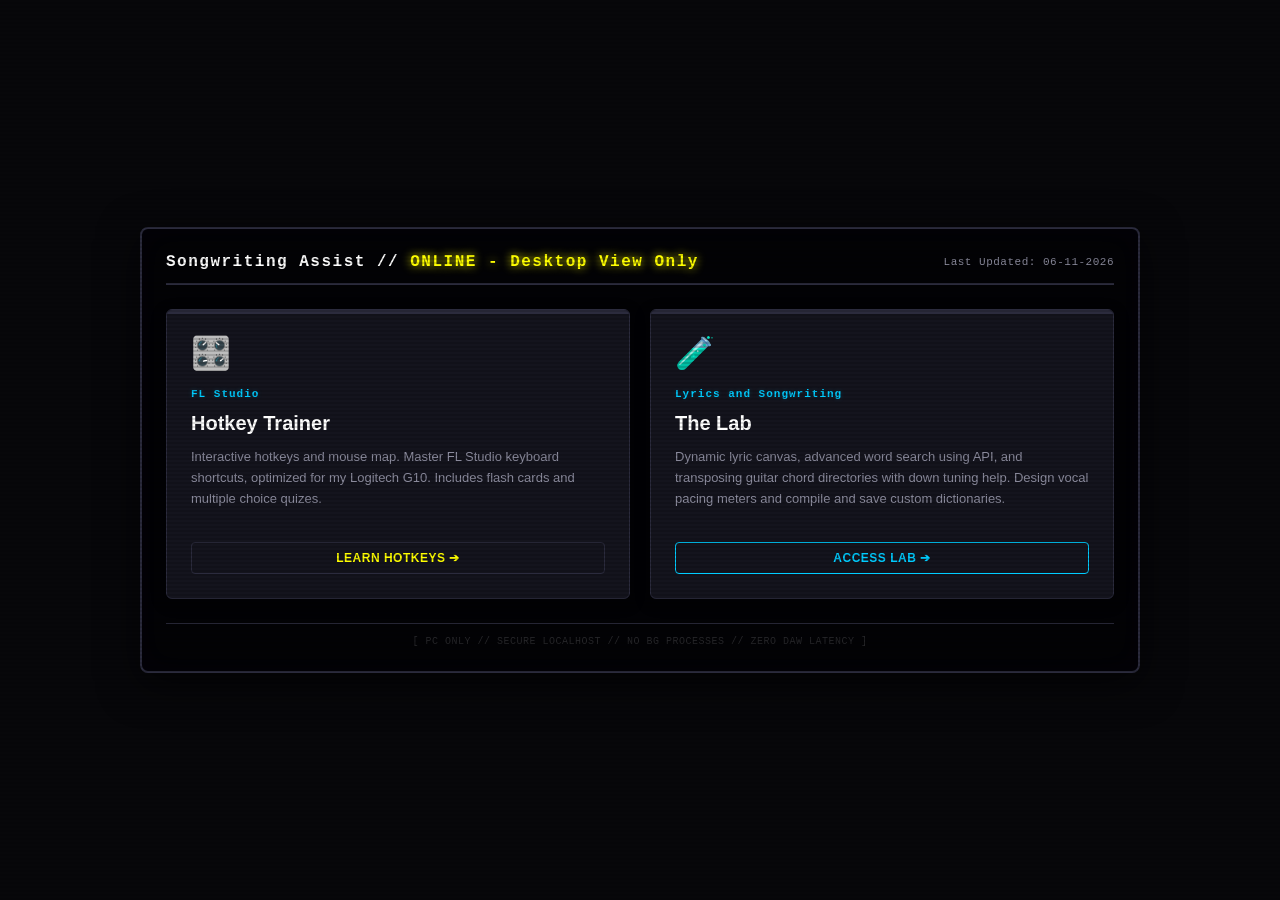
<file: index.html>
<!DOCTYPE html>
<html lang="en">
<head>
    <meta charset="UTF-8">
    <meta name="viewport" content="width=device-width, initial-scale=1.0">
    <title>The Lab - Songwriting Assist [FL Studio Hotkeys && Songwriting Workspace]</title>
    <link rel="stylesheet" href="style.css">
    <link rel="icon" type="image/x-icon" href="favicon.ico">
</head>
<body>

    <div class="terminal-wrapper">
        
        <!-- HEADER LOGO BANNER -->
        <header class="terminal-header">
            <div class="terminal-logo">
                Songwriting Assist // <span class="logo-accent">ONLINE - Desktop View Only</span>
            </div>
            <div class="terminal-status">
                Last Updated: 06-11-2026
            </div>
        </header>

        <!-- PORTAL INTERFACE GRID -->
        <main class="portal-grid">
            
            <!-- PORTAL CARD A: HOTKEYS TRAINER -->
            <a href="hotkeys/index.html" class="portal-card">
                <div class="card-glow-border"></div>
                <div class="card-content">
                    <div class="card-icon">🎛️</div>
                    <div class="card-sys-id">FL Studio</div>
                    <h2 class="card-title">Hotkey Trainer</h2>
                    <p class="card-desc">
                        Interactive hotkeys and mouse map. Master FL Studio keyboard shortcuts, optimized for my Logitech G10. Includes flash cards and multiple choice quizes.
                    </p>
                    <div class="card-footer">LEARN HOTKEYS ➔</div>
                </div>
            </a>

            <!-- PORTAL CARD B: THE LYRIC LAB -->
            <a href="canvas/index.html" class="portal-card">
                
                <div class="card-glow-border"></div>
                <div class="card-content">
                    <div class="card-icon">🧪</div>
                    <div class="card-sys-id">Lyrics and Songwriting </div>
                    <h2 class="card-title">The Lab</h2>
                    <p class="card-desc">
                        Dynamic lyric canvas, advanced word search using API, and transposing guitar chord directories with down tuning help. Design vocal pacing meters and compile and save custom dictionaries. 
                    </p>
                    <div class="card-footer" style="color: var(--logi-blue); border-color: var(--logi-blue);">ACCESS LAB ➔</div>
                </div>
            </a>

        </main>

        <!-- FOOTER DETAILS -->
        <footer class="terminal-footer">
            [ PC ONLY // SECURE LOCALHOST // NO BG PROCESSES // ZERO DAW LATENCY ]
        </footer>
    </div>

</body>
</html>
</file>
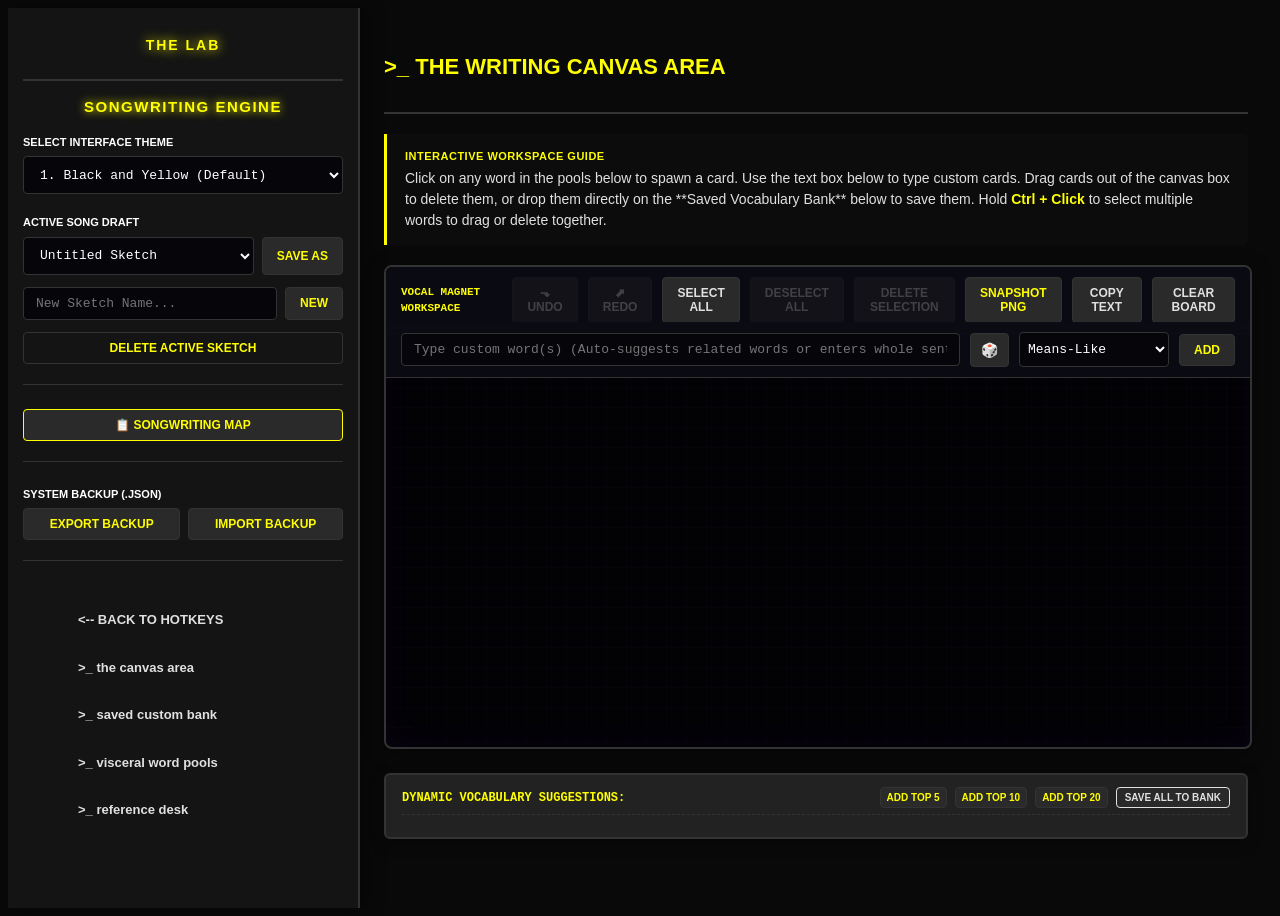
<file: canvas/index.html>
<!DOCTYPE html>
<html lang="en">
<head>
    <meta charset="UTF-8">
    <meta name="viewport" content="width=device-width, initial-scale=1.0">
    <title>THE LAB // CREATIVE SONGWRITING WORKSPACE</title>
    <link rel="stylesheet" href="style.css">
    <link rel="stylesheet" href="themes.css">
    <!-- Preserved Favicon relative path pointing to root -->
    <link rel="icon" type="image/x-icon" href="../favicon.ico">
</head>
<body class="theme-g910"> <!-- Default G910 Hotkey theme -->

    <div class="app-container">
        

        <!-- SIDEBAR PANEL (COMPLETELY RESTORED & ALIGNED) -->
        <nav class="sidebar">
            <div class="sidebar-header">
                <h1>THE LAB</h1>
            </div>

            <!-- DYNAMIC TITLE HEADER -->
            <div class="sidebar-title">Songwriting Engine</div>

            <!-- THEME SELECTION DROPDOWN -->
            <div style="margin-bottom: 20px;">
                <label for="theme-select" style="font-size: 11px; font-weight: 800; text-transform: uppercase; color: var(--text-primary); display: block; margin-bottom: 6px;">
                    Select Interface Theme
                </label>
                <select id="theme-select" class="canvas-input" style="width: 100%; height: 38px;">
                    <!-- Loaded dynamically via themes.json -->
                </select>
            </div>

            <!-- DRAFT ARCHIVE MANAGER -->
            <div style="margin-bottom: 24px; border-bottom: 1px solid var(--border-color); padding-bottom: 20px;">
                <label for="draft-select" style="font-size: 11px; font-weight: 800; text-transform: uppercase; color: var(--text-primary); display: block; margin-bottom: 6px;">
                    Active Song Draft
                </label>
                <!-- Added Save As button right next to the select dropdown -->
                <div style="display: flex; gap: 8px; margin-bottom: 12px;">
                    <select id="draft-select" class="canvas-input" style="flex-grow: 1; height: 38px; margin-bottom: 0;"></select>
                    <button id="save-as-btn" class="canvas-btn" style="height: 38px; color: var(--theme-color-1); border-color: var(--border-color);" title="Save current project under a new name">Save As</button>
                </div>
                
                <!-- Restored: New Draft controls row -->
                <div style="display: flex; gap: 8px; margin-bottom: 12px;">
                    <input type="text" id="new-draft-input" class="canvas-input" placeholder="New Sketch Name..." autocomplete="off">
                    <button id="create-draft-btn" class="canvas-btn">New</button>
                </div>
                
                <!-- Restored: Delete Active Sketch button -->
                <button id="delete-draft-btn" class="canvas-btn" style="width: 100%; color: var(--theme-color-1); border-color: var(--border-color); background-color: transparent;" title="Permanently delete the active draft">
                    Delete Active Sketch
                </button>
                </div>

                <!-- SONGWRITING WORKSHEET SIDEBAR CONTROL -->
                <div style="margin-bottom: 24px; border-bottom: 1px solid var(--border-color); padding-bottom: 20px;">
                    <button id="open-worksheet-btn" class="canvas-btn" style="width: 100%; color: var(--theme-color-1); border-color: var(--theme-color-1);" title="Open the Songwriting Map Worksheet">
                        📋 Songwriting Map
                    </button>
            </div>

            <!-- SYSTEM BACKUP ENGINE (Correctly placed inside the vertical sidebar) -->
            <div style="margin-bottom: 24px; border-bottom: 1px solid var(--border-color); padding-bottom: 20px;">
                <label style="font-size: 11px; font-weight: 800; text-transform: uppercase; color: var(--text-primary); display: block; margin-bottom: 6px;">
                    System Backup (.json)
                </label>
                <div style="display: flex; gap: 8px;">
                    <button id="export-backup-btn" class="canvas-btn" style="flex-grow: 1;" title="Download all projects as a single backup file">Export Backup</button>
                    <button id="import-backup-btn" class="canvas-btn" style="flex-grow: 1;" title="Restore projects from a previous backup file">Import Backup</button>
                </div>
                <!-- Hidden file input for native explorer file uploads -->
                <input type="file" id="import-file-input" accept=".json" style="display: none;">
            </div>

            <!-- APP NAVIGATION LINKS -->
            <div class="sidebar-nav">
                <ul>
                    <li><a href="../hotkeys/index.html">&lt;-- BACK TO HOTKEYS</a></li>
                    <li><a href="#vocal-workspace">&gt;_ the canvas area</a></li>
                    <li><a href="#saved-dictionary">&gt;_ saved custom bank</a></li>
                    <li><a href="#lexicon-palette">&gt;_ visceral word pools</a></li>
                    <li><a href="#reference-desk">&gt;_ reference desk</a></li>
                </ul>
            </div>
        </nav>

        <!-- MAIN TERMINAL SCREEN -->
        <main class="main-content">

            <!-- SECTION 1: THE LYRIC CANVAS AREA -->
            <section id="vocal-workspace" class="section-container">
                <div class="section-header">
                    <h2>&gt;_ THE WRITING CANVAS AREA</h2>
                    <span id="save-status" style="font-size: 11px; color: var(--neon-green); text-transform: uppercase; font-family: var(--font-mono); display: none;">
                        ✔ SAVED TO LOCALSTORAGE
                    </span>
                </div>

                <div class="callout">
                    <div class="callout-title">Interactive Workspace Guide</div>
                    Click on any word in the pools below to spawn a card. Use the text box below to type custom cards. Drag cards out of the canvas box to delete them, or drop them directly on the **Saved Vocabulary Bank** below to save them. Hold <strong class="highlight-primary">Ctrl + Click</strong> to select multiple words to drag or delete together.
                </div>

<!-- PERSISTENT DRAG-AND-DROP CANVAS (RESTORED & FIXED) -->
                <div class="canvas-container">
                    <div class="canvas-grid-bg"></div>
                    
                    <div class="canvas-header">
                        <div style="font-size: 11px; font-weight: 800; text-transform: uppercase; color: var(--theme-color-1); font-family: var(--font-mono);">
                            Vocal Magnet Workspace
                        </div>
                        <div style="display: flex; gap: 10px;">
                            <button id="undo-btn" class="canvas-btn" title="Step Back (Ctrl+Z / Ctrl+Alt+Z)" style="color: var(--theme-color-1); border-color: var(--border-color);" disabled>⬎ Undo</button>
                            <button id="redo-btn" class="canvas-btn" title="Step Forward (Ctrl+Y)" style="color: var(--theme-color-1); border-color: var(--border-color);" disabled>⬈ Redo</button>
                            <button id="select-all-btn" class="canvas-btn" style="color: var(--neon-green); border-color: var(--border-color);" title="Select every word on the canvas">Select All</button>
                            <button id="deselect-all-btn" class="canvas-btn" style="color: var(--text-secondary); border-color: var(--border-color);" disabled title="Clear current selection">Deselect All</button>
                            <button id="delete-selected-board-btn" class="canvas-btn" style="color: var(--neon-orange); border-color: var(--border-color);" disabled title="Remove highlighted cards">Delete Selection</button>
                            <button id="export-png-btn" class="canvas-btn" style="color: var(--theme-color-1); border-color: var(--border-color);" title="Save an image of your lyric arrangement">Snapshot PNG</button>
                            <button id="copy-text-btn" class="canvas-btn" style="color: var(--neon-green); border-color: var(--border-color);" title="Copy lyrics to clipboard as formatted text">Copy Text</button>
                            <button id="clear-board-btn" class="canvas-btn" style="color: var(--neon-orange); border-color: var(--border-color);" title="Wipe all cards from the canvas">Clear Board</button>
                        </div>
                    </div>

                    <!-- DEDICATED SPACIOUS INPUT ROW WITH RANDOM DICE BUTTON -->
                    <div class="canvas-input-row">
                        <input type="text" id="custom-word-input" class="canvas-input" placeholder="Type custom word(s) (Auto-suggests related words or enters whole sentences into canvas)..." autocomplete="off">
                        <button id="random-word-btn" class="canvas-btn" title="Spawn random noun/verb from word pools below" style="padding: 8px 10px; font-size: 14px;">🎲</button>
                        <select id="api-mode-select" class="canvas-input" style="max-width: 150px; height: 35px; padding: 4px;">
                            <option value="means_like" selected>Means-Like</option>
                            <option value="perfect_rhyme">Perfect Rhyme</option>
                            <option value="slant_rhyme">Near/Slant Rhyme</option>
                            <option value="consonant_match">Alliteration</option>
                            <option value="triggers">Triggers</option>
                            <option value="adjectives_for">Adjectives</option>
                            <option value="nouns_for">Nouns</option>
                            <option value="synonyms">Synonyms</option>
                            <option value="antonyms">Antonyms</option>
                            <option value="local_particles">Particles &amp; Connectors</option>
                        </select>
                        <button id="add-word-btn" title="Add single word for search or type whole sentence to add each word into the canvas seperately." class="canvas-btn">Add</button>
                    </div>

                    <!-- ACTIVE DRAG BOARD -->
                    <div id="canvas-board" class="canvas-board"></div>
                </div>


                <!-- DEDICATED 3-ROW SCROLLABLE SUGGESTIONS DRAWER (OUTSIDE CANVAS - NON-OVERLAPPING) -->
                <div id="suggestions-drawer" class="suggestions-drawer">
                    <div class="suggestions-header">
                        <span class="suggestions-title">Dynamic Vocabulary Suggestions:</span>
                        <div style="display: flex; gap: 8px;">
                            <button id="add-top-5-btn" class="canvas-btn" style="font-size: 10px; padding: 4px 6px; color: var(--theme-color-1); border-color: var(--border-color);">Add Top 5</button>
                            <button id="add-top-10-btn" class="canvas-btn" style="font-size: 10px; padding: 4px 6px; color: var(--theme-color-1); border-color: var(--border-color);">Add Top 10</button>
                            <button id="add-top-20-btn" class="canvas-btn" style="font-size: 10px; padding: 4px 6px; color: var(--theme-color-1); border-color: var(--border-color);">Add Top 20</button>
                            <button id="save-all-suggestions-btn" class="canvas-btn" style="font-size: 10px; padding: 4px 8px; color: var(--neon-green); border-color: var(--neon-green);">Save All to Bank</button>
                        </div>
                    </div>
                    <div id="suggestions-list" class="suggestions-list-flex" style="max-height: 300px; overflow-y: auto;"></div>
                </div>
            </section>

            <!-- SECTION 2: THE CUSTOM SAVED DICTIONARY BANK -->
            <section id="saved-dictionary" class="section-container">
                <div class="section-header">
                    <h2>&gt;_ MY SAVED VOCABULARY BANK</h2>
                    <div style="display: flex; gap: 10px;">
                        <button id="export-dictionary-txt-btn" class="canvas-btn" style="color: var(--neon-green); border-color: var(--border-color);" title="Download saved words as a list">Export Dictionary as TXT</button>
                        <!-- Integrated: Delete Selected from dictionary bank button -->
                        <button id="delete-selected-dict-btn" class="canvas-btn" style="color: var(--neon-orange); border-color: var(--border-color);" disabled title="Remove highlighted words from bank">Delete Selected</button>
                        <button id="clear-dictionary-btn" class="canvas-btn" style="color: var(--neon-orange); border-color: var(--border-color);" title="Wipe your entire custom vocabulary">Clear Dictionary</button>
                    </div>
                </div>
                <div class="callout" style="border-left-color: var(--neon-green); background-color: rgba(57, 255, 20, 0.01);">
                    <div class="callout-title" style="color: var(--neon-green);">Saved Terms Directory</div>
                    Your custom-spawned and saved suggestion words are collected here in a persistent browser cache. Click any word badge below to drop it onto your canvas board. Hover over a badge and click the <strong class="highlight-primary">"✕"</strong> in the corner to delete it from your dictionary permanently. Hold <strong class="highlight-green">Ctrl + Click</strong> to highlight multiple words inside this bank to bulk delete them.
                </div>
                <div class="dashboard-card" style="min-height: 100px;">
                    <div id="custom-user-dictionary-bank" class="word-grid-container"></div>
                </div>
            </section>

            <!-- SECTION 3: MASSIVE VISCERAL WORD POOLS -->
            <section id="lexicon-palette" class="section-container">
                <div class="section-header">
                    <h2>&gt;_ VISCERAL WORD POOLS MATRIX</h2>
                    <span style="font-size: 11px; color: var(--theme-color-1);">Click words to drop onto canvas</span>
                </div>

                <div class="details-wrapper">
                    <!-- VISCERAL VERBS -->
                    <details>
                        <summary>1. Visceral Verbs (Actions, Rituals &amp; Breakdowns)</summary>
                        <div class="details-body">
                            <div class="word-grid-container" id="verbs-bank">
                                <!-- Loaded dynamically from verbs.json -->
                            </div>
                        </div>
                    </details>

                    <!-- EVOCATIVE NOUNS -->
                    <details>
                        <summary>2. Evocative Nouns (Chemistry, Details &amp; Settings)</summary>
                        <div class="details-body">
                            <div class="word-grid-container" id="nouns-bank">
                                <!-- Loaded dynamically from nouns.json -->
                            </div>
                        </div>
                    </details>

                    <!-- TEXTURAL ADJECTIVES -->
                    <details>
                        <summary>3. Textural Adjectives &amp; Spatial Oxymorons</summary>
                        <div class="details-body">
                            <div class="word-grid-container" id="adjectives-bank">
                                <!-- Loaded dynamically from adjectives.json -->
                            </div>
                        </div>
                    </details>

                    <!-- METAPHOR-FRIENDLY ESOTERIC WORDS -->
                    <details>
                        <summary>4. Metaphor-Friendly Esoteric Words (Theology &amp; Architecture)</summary>
                        <div class="details-body">
                            <div class="word-grid-container" id="esoteric-bank">
                                <!-- Loaded dynamically from esoteric.json -->
                            </div>
                        </div>
                    </details>

                    <!-- CONNECTING PARTICLES -->
                    <details>
                        <summary>5. Connecting Particles (200 Words)</summary>
                        <div class="details-body">
                            <div class="word-grid-container" id="particles-bank">
                                <!-- Loaded dynamically from particles.json -->
                            </div>
                        </div>
                    </details>
                </div>
            </section>

            <!-- SECTION 5: THE REFERENCE DESK -->
            <section id="reference-desk" class="section-container">
                <div class="section-header">
                    <h2>&gt;_ REF DESK &amp; CHORD PROGRESSIONS</h2>
                </div>

                <div class="dashboard-grid">
                    <!-- DYNAMIC PROGRESSIONS DIRECTORY -->
                    <div class="dashboard-card" style="grid-column: 1 / -1;">
                        <div style="display: flex; align-items: center; justify-content: space-between; margin-bottom: 12px; border-bottom: 1px dashed var(--border-color); padding-bottom: 6px;">
                            <h3 style="margin-bottom: 0; border: none; padding: 0;">Progressions Reference Directory</h3>
                            
                            <select id="progression-dir-select" class="canvas-input" style="max-width: 250px; height: 32px; padding: 2px;">
                                <option value="core_minor_major" selected>Core Minor &amp; Major Paths</option>
                                <option value="shoegaze_fuzz_loops">Shoegaze Fuzz Loops</option>
                                <option value="lofi_neo_soul">Lofi &amp; Neo-Soul</option>
                                <option value="dream_pop">Dream Pop & Sparkle</option>
                                <option value="hiphop_dnb">Hip Hop & DnB Loops</option>
                                <option value="pop_anthems">Modern Pop Anthems</option>
                            </select>
                        </div>
                        <div class="table-wrapper" style="margin-bottom: 0;">
                            <table>
                                <thead>
                                    <tr>
                                        <th style="width: 20%;">Progression Path</th>
                                        <th style="width: 20%;">Formula (Transposable)</th>
                                        <th style="width: 20%;">A Minor / C Major Scale</th>
                                        <th style="width: 40%;">Aesthetic Composition Vibe</th>
                                    </tr>
                                </thead>
                                <tbody id="progressions-table-body">
                                    <!-- Dynamic rows loaded by reference.js -->
                                </tbody>
                            </table>
                        </div>
                    </div>

                    <!-- DYNAMIC TUNINGS & TRANSCRIBED TAB COUPLERS -->
                    <div class="dashboard-card" style="grid-column: 1 / -1;">
                        <div style="display: flex; align-items: center; justify-content: space-between; margin-bottom: 12px; border-bottom: 1px dashed var(--border-color); padding-bottom: 6px;">
                            <h3 style="margin-bottom: 0; border: none; padding: 0;">Guitar Tunings &amp; Transcribed Tabs</h3>
                            
                            <div style="display: flex; gap: 10px;">
                                <select id="chord-root-select" class="canvas-input" style="max-width: 120px; height: 32px; padding: 2px;">
                                    <option value="C">Key: C</option>
                                    <option value="C#">Key: C# / Db</option>
                                    <option value="D">Key: D</option>
                                    <option value="D#">Key: D# / Eb</option>
                                    <option value="E">Key: E</option>
                                    <option value="F">Key: F</option>
                                    <option value="F#">Key: F# / Gb</option>
                                    <option value="G">Key: G</option>
                                    <option value="G#">Key: G# / Ab</option>
                                    <option value="A" selected>Key: A</option>
                                    <option value="A#">Key: A# / Bb</option>
                                    <option value="B">Key: B</option>
                                </select>
                                
                                <select id="chord-tuning-select" class="canvas-input" style="max-width: 250px; height: 32px; padding: 2px;">
                                    <option value="group1" selected>1. Drop C &amp; D Standard</option>
                                    <option value="group2">2. Drop D &amp; E Standard</option>
                                </select>
                            </div>
                        </div>
                        <div class="table-wrapper" style="margin-bottom: 0;">
                            <table>
                                <thead>
                                    <tr>
                                        <th style="width: 30%;">Chord Extension Name</th>
                                        <th style="width: 35%; color: var(--theme-color-2);">Dropped Configuration Fretboard Shape</th>
                                        <th style="width: 35%; color: var(--theme-color-1);">Standard-Interval Fretboard Shape</th>
                                    </tr>
                                </thead>
                                <tbody id="chord-tabs-table-body">
                                    <!-- Dynamic fret lists generated via JSON fetch -->
                                </tbody>
                            </table>
                        </div>
                    </div>

                    <!-- REWORKED: ADDITIONAL INFO & STARTER TIPS -->
                    <div class="dashboard-card" style="grid-column: 1 / -1;">
                                                <h3 style="border-bottom: 1px solid var(--border-color); padding-bottom: 10px; margin-bottom: 15px;">
                            <span>Lyrical Craft &amp; Songwriting Methodologies</span>
                            <span class="badge badge-cyan">Songwriting Ref Desk</span>
                        </h3>

                        <div class="details-wrapper">
                            <details closed>
                                <summary>1. Core Lyrical Craft: Imagery &amp; Diction</summary>
                                <div class="details-body">
                                    <div class="fret-guide-row">
                                        <span class="highlight-cyan">The Zoom Method</span>
                                        <span style="font-size: 12px;">Start with a micro physical detail (drywall flakes on a shoulder) and pull back to a macro setting (the city glowing like a circuit board).</span>
                                    </div>
                                    <div class="fret-guide-row">
                                        <span class="highlight-cyan">Word Economy</span>
                                        <span style="font-size: 12px;">Cut the "fat." Remove filler like <i>just, that, really, very</i>. Directness creates the impact found in Punk and Hardcore.</span>
                                    </div>
                                    <div class="fret-guide-row">
                                        <span class="highlight-cyan">Juxtaposition</span>
                                        <span style="font-size: 12px;">Pairing opposites (e.g., "Violent Serenity" or "Beautiful Decay") to create Shoegaze atmosphere or Mathcore tension.</span>
                                    </div>
                                </div>
                            </details>

                            <details>
                                <summary>2. Song Structure &amp; Dynamic Flow</summary>
                                <div class="details-body">
                                    <div class="fret-guide-row">
                                        <span class="highlight-cyan">The W3 Formula</span>
                                        <span style="font-size: 12px;">Define <b>Who</b> is speaking, <b>To Whom</b>, and <b>Why</b> they must speak <i>now</i>. Anchors the emotional weight of a verse.</span>
                                    </div>
                                    <div class="fret-guide-row">
                                        <span class="highlight-cyan">Emotional Arc</span>
                                        <span style="font-size: 12px;">Does the energy climb (Crescendo) or sink (Decrescendo)? Use dissonant chords to build anxiety before a pop-style release.</span>
                                    </div>
                                    <div class="fret-guide-row">
                                        <span class="highlight-cyan">Repetition with Variation</span>
                                        <span style="font-size: 12px;">Repeat a line but change the final word or the delivery intensity to show character growth or escalating stakes.</span>
                                    </div>
                                </div>
                            </details>

                            <details>
                                <summary>3. Creative Process &amp; Overcoming Block</summary>
                                <div class="details-body">
                                    <div class="fret-guide-row">
                                        <span class="highlight-cyan">Gibberish Automatic Writing</span>
                                        <span style="font-size: 12px;">Sing nonsense vowels over your loop. Preserve the "shape" of the vowels, then find words that fit those phonetic slots.</span>
                                    </div>
                                    <div class="fret-guide-row">
                                        <span class="highlight-cyan">Decoupled Rhythm Vamping</span>
                                        <span style="font-size: 12px;">Tap the vocal rhythm on a desk with no music. Once the rhythm is "sick," apply scale notes to those exact hit points.</span>
                                    </div>
                                    <div class="fret-guide-row">
                                        <span class="highlight-cyan">Object Writing</span>
                                        <span style="font-size: 12px;">Pick an object (e.g., a matchbook) and write for 5 minutes using only the 5 senses. No metaphors allowed yet.</span>
                                    </div>
                                </div>
                            </details>

                            <details>
                                <summary>4. Genre-Specific Nuances</summary>
                                <div class="details-body">
                                    <div class="fret-guide-row">
                                        <span class="highlight-cyan">Mathcore/Hardcore</span>
                                        <span style="font-size: 12px;">Use broken syntax and jarring transitions. Imagery should be cinematic, cold, and physically visceral.</span>
                                    </div>
                                    <div class="fret-guide-row">
                                        <span class="highlight-cyan">Shoegaze/Dream Pop</span>
                                        <span style="font-size: 12px;">Vocals are a texture. Use heavy assonance (repeating vowel sounds) to let words blend into the guitar wash.</span>
                                    </div>
                                    <div class="fret-guide-row">
                                        <span class="highlight-cyan">Hip Hop/DnB Loops</span>
                                        <span style="font-size: 12px;">Focus on the internal clock. Syncopate your syllables against the kick drum for a more rhythmic, "pocketed" flow.</span>
                                    </div>
                                </div>
                            </details>
                        </div>
                    </div>
                </div>

                <!-- SHOW VS TELL COMPARISON EXPANSION [FIXED NESTING & STYLE] -->
                <div class="dashboard-card" style="grid-column: 1 / -1; margin-top: 20px;">
                    <details>
                        <summary>Show, Don't Tell: Sensory Translation Table</summary>
                        <div class="details-body">
                            <div class="table-wrapper" style="margin-bottom: 0;">
                                <table>
                                    <thead>
                                        <tr>
                                            <th style="width: 40%;">Abstract Sentiment (Telling)</th>
                                            <th style="width: 60%;">Concrete Physical Proxy (Showing)</th>
                                        </tr>
                                    </thead>
                                    <tbody>
                                        <!-- NOSTALGIA & PEACE -->
                                        <tr><td class="highlight-pink">"I remember our first summer."</td><td style="color: var(--text-primary); font-weight: bold;">"The smell of chlorine and overripe peaches on a damp towel."</td></tr>
                                        <tr><td class="highlight-pink">"I miss who I used to be."</td><td style="color: var(--text-primary); font-weight: bold;">"A stack of cassette tapes with handwritten labels fading to grey."</td></tr>
                                        <tr><td class="highlight-pink">"This place hasn't changed."</td><td style="color: var(--text-primary); font-weight: bold;">"The same crack in the linoleum, shaped like a lightning bolt."</td></tr>
                                        <tr><td class="highlight-pink">"I can still hear your voice."</td><td style="color: var(--text-primary); font-weight: bold;">"A radio left on in a room full of dust and static."</td></tr>
                                        <tr><td class="highlight-pink">"We were so young."</td><td style="color: var(--text-primary); font-weight: bold;">"Scuffed knees and the taste of a copper penny."</td></tr>
                                        <tr><td class="highlight-pink">"I miss my childhood home."</td><td style="color: var(--text-primary); font-weight: bold;">"The ghost-shape of a swing set in an overgrown yard."</td></tr>
                                        <tr><td class="highlight-pink">"I feel safe with you."</td><td style="color: var(--text-primary); font-weight: bold;">"The worn-down handle of a favorite cast-iron pan."</td></tr>
                                        <tr><td class="highlight-pink">"I’m content with the simple life."</td><td style="color: var(--text-primary); font-weight: bold;">"Dust motes dancing in a beam of attic light."</td></tr>
                                        <tr><td class="highlight-pink">"Time is passing too fast."</td><td style="color: var(--text-primary); font-weight: bold;">"A Polaroid left on a dashboard until the edges curl."</td></tr>
                                        <tr><td class="highlight-pink">"I am finally at peace."</td><td style="color: var(--text-primary); font-weight: bold;">"Rainwater filling up an empty birdbath."</td></tr>
                                        
                                        <!-- HIGH ENERGY & EXHILARATION -->
                                        <tr><td class="highlight-pink">"I feel so alive and excited."</td><td style="color: var(--text-primary); font-weight: bold;">"My lungs are full of static and filtered sunlight."</td></tr>
                                        <tr><td class="highlight-pink">"Everything is perfect right now."</td><td style="color: var(--text-primary); font-weight: bold;">"The needle finding the groove on a brand-new record."</td></tr>
                                        <tr><td class="highlight-pink">"I am unstoppable."</td><td style="color: var(--text-primary); font-weight: bold;">"Spitting out the bit and snapping the leather reins."</td></tr>
                                        <tr><td class="highlight-pink">"I’m head over heels for you."</td><td style="color: var(--text-primary); font-weight: bold;">"A kite string pulling so tight it cuts my palm."</td></tr>
                                        <tr><td class="highlight-pink">"The city is vibrant."</td><td style="color: var(--text-primary); font-weight: bold;">"The neon hum vibrating in the puddles on 5th street."</td></tr>

                                        <!-- ANGER & RESENTMENT -->
                                        <tr><td class="highlight-pink">"I am absolutely furious with you."</td><td style="color: var(--text-primary); font-weight: bold;">"Grinding my molars until I taste pennies and salt."</td></tr>
                                        <tr><td class="highlight-pink">"You betrayed my trust."</td><td style="color: var(--text-primary); font-weight: bold;">"A cigarette burn on a white silk sheet."</td></tr>
                                        <tr><td class="highlight-pink">"I want revenge."</td><td style="color: var(--text-primary); font-weight: bold;">"The smell of gasoline on a cold, quiet morning."</td></tr>
                                        <tr><td class="highlight-pink">"Our conversation was useless."</td><td style="color: var(--text-primary); font-weight: bold;">"Chewing on a mouthful of dry gravel."</td></tr>
                                        <tr><td class="highlight-pink">"I'm bitter about the ending."</td><td style="color: var(--text-primary); font-weight: bold;">"The sound of a door slamming in an empty hallway."</td></tr>

                                        <!-- INTIMACY & PASSION -->
                                        <tr><td class="highlight-pink">"I am obsessed with you."</td><td style="color: var(--text-primary); font-weight: bold;">"Tracing the same line in a notebook until the paper tears."</td></tr>
                                        <tr><td class="highlight-pink">"I feel a spark between us."</td><td style="color: var(--text-primary); font-weight: bold;">"A static shock every time our sleeves touch."</td></tr>
                                        <tr><td class="highlight-pink">"We are perfectly in sync."</td><td style="color: var(--text-primary); font-weight: bold;">"Two clocks on the wall ticking in a single heartbeat."</td></tr>
                                        <tr><td class="highlight-pink">"Your love is overwhelming."</td><td style="color: var(--text-primary); font-weight: bold;">"Drowning in a vat of warm, thick honey."</td></tr>
                                        <tr><td class="highlight-pink">"I'm waiting for your call."</td><td style="color: var(--text-primary); font-weight: bold;">"Staring at the phone until the screen burns into my retinas."</td></tr>

                                        <!-- POWER & AMBITION -->
                                        <tr><td class="highlight-pink">"I have a lot of money and power."</td><td style="color: var(--text-primary); font-weight: bold;">"The heavy weight of a gold ring on a tired finger."</td></tr>
                                        <tr><td class="highlight-pink">"I'm better than the competition."</td><td style="color: var(--text-primary); font-weight: bold;">"A hawk’s shadow crossing a field of panicked mice."</td></tr>
                                        <tr><td class="highlight-pink">"I worked hard for this."</td><td style="color: var(--text-primary); font-weight: bold;">"Callouses built on top of callouses."</td></tr>
                                        <tr><td class="highlight-pink">"I’m at the top of my game."</td><td style="color: var(--text-primary); font-weight: bold;">"Looking down at the clouds from a glass balcony."</td></tr>
                                        <tr><td class="highlight-pink">"My reputation is solid."</td><td style="color: var(--text-primary); font-weight: bold;">"A name carved into the base of a marble statue."</td></tr>

                                        <!-- MYSTERY & TENSION -->
                                        <tr><td class="highlight-pink">"Something feels wrong here."</td><td style="color: var(--text-primary); font-weight: bold;">"The hum of a refrigerator in a house that should be empty."</td></tr>
                                        <tr><td class="highlight-pink">"I have a secret."</td><td style="color: var(--text-primary); font-weight: bold;">"A heavy iron key hidden in a box of cereal."</td></tr>
                                        <tr><td class="highlight-pink">"I’m searching for the truth."</td><td style="color: var(--text-primary); font-weight: bold;">"Peeling back the wallpaper to find a date written in lead."</td></tr>
                                        <tr><td class="highlight-pink">"I’m losing my mind."</td><td style="color: var(--text-primary); font-weight: bold;">"A thousand birds taking flight from a single tree."</td></tr>
                                        <tr><td class="highlight-pink">"The memory of us still hurts."</td><td style="color: var(--text-primary); font-weight: bold;">"Fluorescent glare on wet asphalt at 4 AM."</td></tr>
                                        <tr><td class="highlight-pink">"I feel overwhelmed and trapped."</td><td style="color: var(--text-primary); font-weight: bold;">"Every clock in the hallway ticking at a different speed."</td></tr>
                                        <tr><td class="highlight-pink">"The city feels cold and empty."</td><td style="color: var(--text-primary); font-weight: bold;">"Steam rising from a manhole cover into a street with no shadows."</td></tr>
                                    </tbody>
                                </table>
                            </div>
                        </div>
                    </details>
                </div>
            </section>
        </main>
    </div> <!-- Close app-container -->

<!-- IN-WINDOW CUSTOM DIALOG OVERLAY (NO BROWSER POPUPS) -->
    <div id="custom-modal" class="modal-overlay" style="display: none;">
        <div class="modal-card">
            <div id="modal-title" class="modal-title">ALERT</div>
            <div id="modal-body" class="modal-body">Message goes here.</div>
            <!-- Custom text input for Save As / Prompt modals -->
            <input type="text" id="modal-input" class="canvas-input" style="display: none; margin-bottom: 20px; width: 100%;" autocomplete="off">
            <div class="modal-buttons">
                <button id="modal-btn-confirm" class="canvas-btn modal-btn">Confirm</button>
                <button id="modal-btn-cancel" class="canvas-btn modal-btn" style="color: var(--neon-orange); border-color: var(--border-color);">Cancel</button>
            </div>
        </div>
    </div>

    <!-- MOUNT APPLICATION LOGIC AND REFERENCE LIBRARIES -->
    <script src="drag.js"></script>
    <script src="placement.js"></script>
    <script src="storage.js"></script>
    <script src="api.js"></script>
    <script src="reference.js"></script>
    <script src="worksheet.js"></script>
    <script src="app.js"></script>
</body>
</html>
</file>
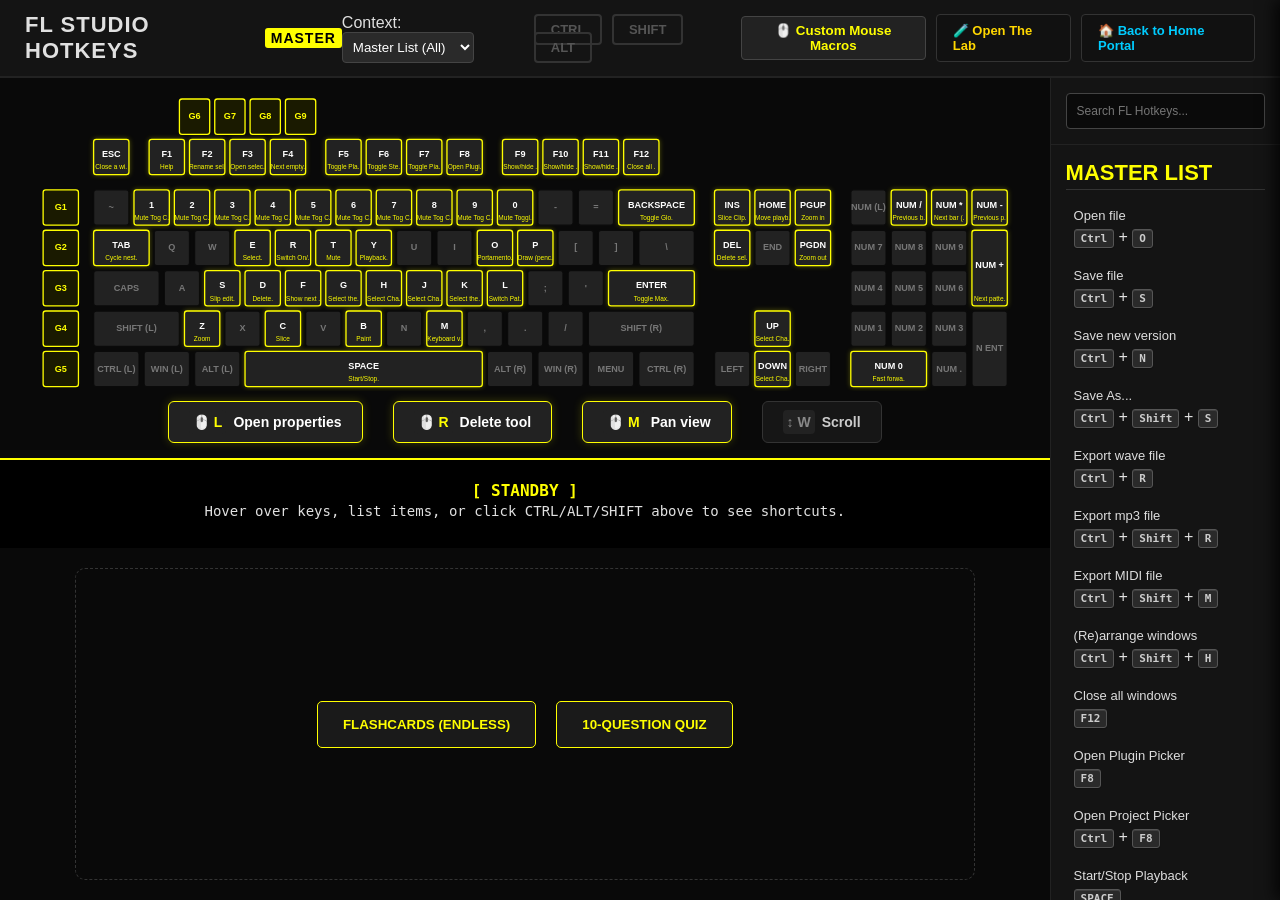
<file: hotkeys/index.html>
<!DOCTYPE html>
<html lang="en">
<head>
    <meta charset="UTF-8">
    <title>FL Studio Hotkeys</title>
    <link rel="stylesheet" href="style.css">
    <link rel="icon" type="image/x-icon" href="favicon.ico">
</head>
<body>

<div id="header">
    <div class="logo">FL STUDIO HOTKEYS <span id="mode-badge">MASTER</span></div>
    <div class="controls">
        Context: 
        <select id="context-select">
            <option value="Master" selected>Master List (All)</option>
            <option value="Global">Global / General</option>
            <option value="Playlist">Playlist</option>
            <option value="Piano Roll">Piano Roll</option>
            <option value="Mixer">Mixer</option>
            <option value="Channel Rack">Channel Rack</option>
            <option value="Browser">Browser</option>
        </select>
    </div>
    <div id="modifiers">
        <span class="mod-indicator" id="mod-ctrl">CTRL</span>
        <span class="mod-indicator" id="mod-shift">SHIFT</span>
        <span class="mod-indicator" id="mod-alt">ALT</span>
    </div>
    <button id="toggle-mouse">🖱️ Custom Mouse Macros</button>
<!-- Added "../" to step out of the hotkeys folder first -->
<a href="../canvas/index.html" id="btn-goto-lab">🧪 Open The Lab</a>
<a href="../index.html" id="btn-back-home">🏠 Back to Home Portal</a>
</div>

<div id="main-container">
    <div class="keyboard-area">
        <svg id="g910-svg" viewBox="-20 -48 1550 450"></svg> <!-- Adjusted viewBox to accommodate G-keys by increasing the y offset -->
        
        <!-- NEW: Dynamic Mouse Matrix -->
        <div id="mouse-matrix">
            <div class="matrix-btn" id="mm-left"><span class="mm-icon">🖱️ L</span> <span class="mm-text">Standard Click</span></div>
            <div class="matrix-btn" id="mm-right"><span class="mm-icon">🖱️ R</span> <span class="mm-text">Context / Tool</span></div>
            <div class="matrix-btn" id="mm-mid"><span class="mm-icon">🖱️ M</span> <span class="mm-text">Pan</span></div>
            <div class="matrix-btn" id="mm-wheel"><span class="mm-icon">↕️ W</span> <span class="mm-text">Scroll</span></div>
        </div>

        <div id="hud">
            <div id="hud-title">[ STANDBY ]</div>
            <div id="hud-desc">Hover over keys, list items, or click CTRL/ALT/SHIFT above to see shortcuts.</div>
            <div id="hud-details" style="color: #00ccff; font-size: 12px; font-style: italic; margin-top: 5px;"></div>
        </div>

        <div id="learning-zone" style="margin-top: auto; width: 100%; max-width: 900px; border: 1px dashed #333; padding: 20px; border-radius: 10px; text-align: center; color: #444;">
            <h3 style="margin: 0; letter-spacing: 3px;">LEARNING MODE PANEL</h3>
            <p style="font-size: 12px;">(Future home of Flashcard Training)</p>
        </div>
    </div>
    
    <div class="reference-panel">
        <div class="search-box">
            <input type="text" id="search-input" placeholder="Search FL Hotkeys...">
        </div>
        <div id="reference-list"></div>
    </div>
</div>

<div id="mouse-drawer">
    <div class="drawer-header">G502 Custom Macros <button id="close-mouse">✕</button></div>
    <div id="mouse-list"></div>
</div>

<div id="tooltip" class="hidden">
    <div id="tt-title"></div>
    <div id="tt-desc"></div>
</div>

<script src="config.js"></script>
<script src="data.js"></script>
<script src="app.js"></script>
</body>
</html>
</file>
<file: style.css>
/* THE STUDIO TERMINAL // style.css */

:root {
    --bg-main: #07070a;         /* Absolute G910 black */
    --panel: #14141d;           /* Cool charcoal panel */
    --border-color: #2b2b3d;    /* Muted gray wireframe */
    --text-primary: #ffffff;    /* Ice white */
    --text-secondary: #8c8c9e;  /* Lavender gray */
    --logi-yellow: #ffff00;     /* Logitech yellow */
    --logi-blue: #00ccff;       /* Logitech blue */
    --accent-glow: rgba(255, 215, 0, 0.2);
    
    --font-sans: 'Segoe UI', Tahoma, sans-serif;
    --font-mono: "Consolas", "Courier New", Courier, monospace;
}

* {
    box-sizing: border-box;
    margin: 0;
    padding: 0;
}

body {
    font-family: var(--font-sans);
    background-color: var(--bg-main);
    color: var(--text-secondary);
    display: flex;
    justify-content: center;
    align-items: center;
    min-height: 100vh;
    overflow: hidden;
    position: relative;
}

/* RETRO SCANLINE EFFECT */
body::before {
    content: " ";
    display: block;
    position: absolute;
    top: 0; left: 0; bottom: 0; right: 0;
    background: linear-gradient(rgba(18, 16, 16, 0) 50%, rgba(0, 0, 0, 0.15) 50%);
    background-size: 100% 4px;
    z-index: 9999;
    pointer-events: none;
}

/* TERMINAL OUTER WRAPPER */
.terminal-wrapper {
    width: 90%;
    max-width: 1000px;
    background: #020205;
    border: 2px solid var(--border-color);
    border-radius: 8px;
    padding: 24px;
    box-shadow: inset 0 0 30px rgba(176, 38, 255, 0.02), 0 10px 40px rgba(0, 0, 0, 0.6);
    display: flex;
    flex-direction: column;
    gap: 24px;
}

/* HEADER COMPONENT */
.terminal-header {
    border-bottom: 2px solid var(--border-color);
    padding-bottom: 12px;
    display: flex;
    justify-content: space-between;
    align-items: center;
}

.terminal-logo {
    font-size: 16px;
    font-weight: 900;
    color: var(--text-primary);
    letter-spacing: 1.5px;
    font-family: var(--font-mono);
}

.logo-accent {
    color: var(--logi-yellow);
    text-shadow: 0 0 10px var(--logi-yellow);
}

.terminal-status {
    font-size: 11px;
    font-family: var(--font-mono);
    color: var(--text-secondary);
    letter-spacing: 0.5px;
}

/* PORTAL CARD GRID */
.portal-grid {
    display: grid;
    grid-template-columns: repeat(auto-fit, minmax(320px, 1fr));
    gap: 20px;
}

/* INTERACTIVE PORTAL CARDS */
.portal-card {
    background-color: var(--panel);
    border: 1px solid var(--border-color);
    border-radius: 6px;
    padding: 24px;
    text-decoration: none;
    color: var(--text-secondary);
    position: relative;
    overflow: hidden;
    display: flex;
    flex-direction: column;
    justify-content: space-between;
    transition: transform 0.2s ease, border-color 0.2s ease;
    box-shadow: 0 4px 15px rgba(0, 0, 0, 0.3);
}

.portal-card::before {
    content: '';
    position: absolute;
    top: 0; left: 0;
    width: 100%;
    height: 4px;
    background-color: var(--border-color);
    transition: background-color 0.2s ease;
}

.portal-card:hover {
    transform: translateY(-4px) scale(1.01);
    border-color: var(--logi-yellow);
    box-shadow: 0 8px 25px rgba(0, 0, 0, 0.4), 0 0 15px var(--accent-glow);
}

.portal-card:hover::before {
    background-color: var(--logi-yellow);
}

.card-content {
    display: flex;
    flex-direction: column;
    gap: 12px;
}

.card-icon {
    font-size: 32px;
    margin-bottom: 4px;
}

.card-sys-id {
    font-family: var(--font-mono);
    font-size: 11px;
    font-weight: 800;
    letter-spacing: 1px;
    color: var(--logi-blue);
    text-shadow: 0 0 5px rgba(0, 204, 255, 0.2);
}

.card-title {
    font-size: 20px;
    font-weight: 800;
    color: var(--text-primary);
}

.card-desc {
    font-size: 13px;
    line-height: 1.6;
    color: var(--text-secondary);
}

.card-footer {
    margin-top: 20px;
    border: 1px solid var(--border-color);
    border-radius: 4px;
    padding: 8px 12px;
    text-align: center;
    font-weight: 800;
    font-size: 12px;
    color: var(--logi-yellow);
    letter-spacing: 0.5px;
    transition: background 0.15s, border-color 0.15s;
}

.portal-card:hover .card-footer {
    background-color: rgba(255, 255, 255, 0.02);
    border-color: var(--logi-yellow);
}

/* FOOTER STATUS LINE */
.terminal-footer {
    border-top: 1px solid var(--border-color);
    padding-top: 12px;
    text-align: center;
    font-size: 10px;
    font-family: var(--font-mono);
    letter-spacing: 0.5px;
    color: rgba(255, 255, 255, 0.15);
}

@media (max-width: 768px) {
    body {
        overflow-y: auto;
        padding: 20px 0;
    }
    .terminal-wrapper {
        width: 95%;
        height: auto;
    }
}
</file>
<file: canvas/style.css>
/* THE LAB // style.css */

/* ==========================================================================
   1. STRUCTURAL BASELINE VARIABLES
   ========================================================================== */
:root {
    /* Base Font & Sizing Scales (Aligned with G910 spacing) */
    --base-font-size: 15px;
    --title-font-size: 22px;
    --h3-font-size: 15px;
    --card-padding: 16px;
    
    --font-mono: "Consolas", "Courier New", Courier, monospace;
    --font-sans: 'Segoe UI', Tahoma, sans-serif; /* Aligned: Matches hotkeys typography */
}

/* ==========================================================================
   2. GENERAL ARCHITECTURE
   ========================================================================== */
body {
    background-color: var(--bg-main);
    color: var(--text-secondary);
    line-height: 1.5;
    font-size: var(--base-font-size);
    display: flex;
    height: 100vh;
    overflow: hidden;
    position: relative;
    font-family: var(--font-sans);
    transition: background-color 0.15s, color 0.15s;
}

.zoom-control-checkbox {
    display: none;
}

.app-container {
    display: flex;
    width: 100%;
    height: 100%;
    font-size: var(--base-font-size);
}

/* ==========================================================================
   3. SIDEBAR & NAVIGATION
   ========================================================================== */
.sidebar {
    width: 320px;
    background-color: var(--bg-sidebar);
    border-right: 2px solid var(--border-color);
    display: flex;
    flex-direction: column;
    flex-shrink: 0;
    padding: 15px;
    box-shadow: 5px 0 15px rgba(0, 0, 0, 0.5);
    transition: background-color 0.15s, border-color 0.15s;
}

.sidebar-header {
    padding-bottom: 12px;
    border-bottom: 2px solid var(--border-color);
    text-align: center;
}

.sidebar-header h1 {
    font-size: 14px;
    font-weight: 900;
    color: var(--theme-color-1);
    letter-spacing: 2px;
    text-transform: uppercase;
    text-shadow: 0 0 12px var(--theme-color-1);
}

.sidebar-title {
    font-size: 15px;
    font-weight: 900;
    color: var(--theme-color-1);
    letter-spacing: 1.5px;
    text-transform: uppercase;
    text-shadow: 0 0 10px var(--theme-color-1);
    margin: 15px auto;
    text-align: center;
}

.sidebar-nav {
    flex-grow: 1;
    overflow-y: auto;
}

.sidebar-nav ul {
    list-style: none;
}

.sidebar-nav li {
    margin-bottom: 8px;
}

.sidebar-nav a {
    display: block;
    padding: 10px 12px;
    color: var(--text-secondary);
    text-decoration: none;
    border-radius: 4px;
    font-weight: 700;
    font-size: 13px;
    border-left: 3px solid transparent;
    transition: background 0.15s, color 0.15s, border-color 0.15s;
}

.sidebar-nav a:hover {
    background-color: var(--bg-card);
    color: var(--text-primary);
    border-left-color: var(--theme-color-2);
}

/* ==========================================================================
   4. LYRIC CANVAS ARCHITECTURE & CONTROLS
   ========================================================================== */
.canvas-container {
    width: 100%;
    background-color: #020205;
    border: 2px solid var(--border-color);
    border-radius: 8px;
    position: relative;
    height: 480px;
    margin-bottom: 24px;
    overflow: hidden;
    box-shadow: inset 0 0 30px rgba(176, 38, 255, 0.05), 0 4px 20px rgba(0, 0, 0, 0.4);
    transition: border-color 0.15s;
}

.canvas-grid-bg {
    position: absolute;
    top: 0; left: 0; right: 0; bottom: 0;
    background-size: 20px 20px;
    background-image: linear-gradient(to right, rgba(157, 78, 221, 0.02) 1px, transparent 1px),
                      linear-gradient(to bottom, rgba(157, 78, 221, 0.02) 1px, transparent 1px);
    pointer-events: none;
}

.canvas-header {
    background-color: rgba(11, 11, 20, 0.95);
    border-bottom: 1px solid var(--border-color);
    padding: 10px 15px;
    display: flex;
    align-items: center;
    justify-content: space-between;
    position: absolute;
    top: 0; left: 0; right: 0;
    z-index: 10;
}

/* Dedicated full-width input row sitting statically below header controls */
.canvas-input-row {
    background-color: rgba(11, 11, 20, 0.95);
    border-bottom: 1px solid var(--border-color);
    padding: 10px 15px;
    display: flex;
    gap: 10px;
    align-items: center;
    position: absolute;
    top: 55px; left: 0; right: 0;
    z-index: 10;
}

.canvas-input {
    background-color: #05050a;
    border: 1px solid var(--border-color);
    border-radius: 4px;
    padding: 8px 12px;
    color: var(--text-primary);
    font-family: var(--font-mono);
    font-size: 13px;
    flex-grow: 1;
    outline: none;
    transition: border-color 0.15s;
}

.canvas-input:focus {
    border-color: var(--theme-color-1);
    box-shadow: 0 0 8px rgba(255, 255, 255, 0.15);
}

.canvas-btn {
    background-color: var(--bg-card-alt);
    border: 1px solid var(--border-color);
    border-radius: 4px;
    padding: 8px 14px;
    color: var(--theme-color-1);
    font-size: 12px;
    font-weight: 800;
    cursor: pointer;
    text-transform: uppercase;
    transition: background 0.15s, border-color 0.15s, color 0.15s;
}

.canvas-btn:hover {
    border-color: var(--theme-color-1);
    background-color: rgba(255, 255, 255, 0.02);
}

.canvas-btn:active {
    transform: scale(0.96);
    filter: brightness(0.8);
    transition: transform 0.05s;
}

/* Disabled buttons (e.g. empty undo/redo stacks) */
.canvas-btn:disabled {
    opacity: 0.25;
    cursor: not-allowed;
    border-color: var(--border-color) !important;
    color: var(--text-secondary) !important;
    box-shadow: none !important;
}

.canvas-board {
    width: 100%;
    height: 100%;
    position: absolute;
    top: 0; left: 0;
    padding-top: 110px; /* Offset for both Header + Input row spacing */
}

/* ==========================================================================
   6. ABSOLUTE POSITIONED MAGNET ELEMENTS & CARD HOVER SAVE BINDINGS
   ========================================================================== */
.magnet-card {
    position: absolute;
    background-color: var(--bg-card-alt);
    border: 1px solid var(--theme-color-3);
    padding: 6px 12px;
    border-radius: 4px;
    color: var(--text-primary);
    font-family: var(--font-mono);
    font-size: 13px;
    font-weight: bold;
    cursor: grab;
    user-select: none;
    box-shadow: 0 4px 10px rgba(0,0,0,0.5), 0 0 6px rgba(157, 78, 221, 0.1);
    touch-action: none;
    z-index: 100;
    transition: border-color 0.1s, box-shadow 0.1s;
}

.magnet-card:active {
    cursor: grabbing;
    border-color: var(--theme-color-1);
    box-shadow: 0 6px 15px rgba(0,0,0,0.6), 0 0 12px var(--theme-color-1);
    z-index: 1000;
}

.magnet-card.custom-word {
    border-color: var(--theme-color-2);
    box-shadow: 0 4px 10px rgba(0,0,0,0.5), 0 0 6px var(--theme-color-2);
}

/* Multi-Selection highlight border */
.magnet-card.selected {
    border: 2px dashed var(--theme-color-1);
    box-shadow: 0 0 12px var(--accent-glow);
}

/* Glowing green hover-save '+' bubble styling */
.card-save-plus {
    display: none;
    position: absolute;
    top: -8px; right: -8px;
    background-color: var(--bg-card);
    border: 1.5px solid var(--neon-green);
    color: var(--neon-green);
    border-radius: 50%;
    width: 16px; height: 16px;
    align-items: center;
    justify-content: center;
    font-size: 10px;
    cursor: pointer;
    z-index: 1001;
    font-weight: bold;
    box-shadow: 0 0 5px rgba(57, 255, 20, 0.5);
    line-height: 1;
}

/* Reveals '+' bubble only when hovering over active magnet cards */
.magnet-card:hover .card-save-plus {
    display: flex;
}

/* ==========================================================================
   7. DEDICATED SUGGESTIONS DRAWER (STATIC SEPARATED BLOCK)
   ========================================================================== */
.suggestions-drawer {
    background-color: var(--bg-card);
    border: 2px solid var(--border-color);
    border-radius: 6px;
    padding: 12px 16px;
    margin-bottom: 24px;
    box-shadow: 0 4px 15px rgba(0, 0, 0, 0.3);
}

.suggestions-header {
    display: flex;
    align-items: center;
    justify-content: space-between;
    margin-bottom: 10px;
    border-bottom: 1px dashed var(--border-color);
    padding-bottom: 6px;
}

.suggestions-title {
    font-size: 12px;
    font-weight: 800;
    text-transform: uppercase;
    color: var(--theme-color-1);
    font-family: var(--font-mono);
}

/* Dedicated 3-row structured suggestions list (tight badges, custom scroll) */
.suggestions-list-flex {
    display: flex;
    flex-wrap: wrap;
    gap: 6px;
    max-height: 90px; /* Constrains vertical rendering strictly to 3 rows of badges */
    overflow-y: auto;
    align-content: flex-start;
    padding-right: 4px;
}

.suggestion-item {
    background-color: var(--bg-card-alt);
    border: 1px solid var(--border-color);
    border-radius: 4px;
    padding: 3px 6px; /* Tighter box padding */
    display: inline-flex;
    align-items: center;
    gap: 5px;
    transition: border-color 0.1s;
}

.suggestion-item:hover {
    border-color: var(--theme-color-1);
}

/* ==========================================================================
   8. SAVED VOCABULARY HOVER DELETION & SELECT STYLING
   ========================================================================== */
.custom-badge-container {
    position: relative;
    display: inline-block;
}

/* Integrated: Highlight selected saved dictionary badges */
.custom-badge-container.selected-badge .word-badge {
    border: 2px dashed var(--theme-color-1) !important;
    box-shadow: 0 0 10px var(--accent-glow);
}

/* Deletion '✕' element only displays when hovering over its parent container */
.custom-badge-container:hover .dictionary-badge-delete-x {
    display: flex;
}

.dictionary-badge-delete-x {
    display: none;
    position: absolute;
    top: -5px; right: -5px;
    background-color: var(--theme-color-3); /* Mapped to shift warning red */
    color: #ffffff;
    border-radius: 50%;
    font-size: 8px;
    width: 14px; height: 14px;
    align-items: center;
    justify-content: center;
    cursor: pointer;
    font-weight: bold;
    z-index: 10;
    box-shadow: 0 0 5px rgba(255, 85, 85, 0.6);
}

/* ==========================================================================
   9. IN-WINDOW CUSTOM MODAL DIALOGS
   ========================================================================== */
.modal-overlay {
    position: absolute;
    top: 0; left: 0; right: 0; bottom: 0;
    background-color: rgba(0, 0, 0, 0.82);
    display: flex;
    align-items: center;
    justify-content: center;
    z-index: 10000;
    transition: background-color 0.15s;
}

.modal-card {
    background-color: var(--bg-card);
    border: 2px solid var(--border-color);
    border-radius: 6px;
    padding: 20px; /* Adjusted to match original inline padding */
    width: 90%;
    max-width: 800px; /* Increased width for better readability */
    max-height: 90vh; /* Constrain overall modal height */
    display: flex; /* Re-introduce flex for internal layout */
    flex-direction: column; /* Stack children vertically */
    overflow: hidden; /* Hide overflow on the card itself, let details-wrapper scroll */
    box-shadow: 0 10px 30px rgba(0, 0, 0, 0.8), 0 0 15px var(--accent-glow);
    text-align: center;
}

/* Specific styles for the worksheet modal card */
#worksheet-modal .modal-card {
    text-align: left; /* Override center alignment for worksheet content */
}
#worksheet-modal .details-wrapper {
    flex-grow: 1; /* Allow content to fill available space */
    overflow-y: auto; /* Make this the scrollable area */
    padding-right: 6px; /* Original inline padding */
}

.modal-title {
    font-size: 13px;
    font-weight: 900;
    text-transform: uppercase;
    color: var(--theme-color-1);
    margin-bottom: 12px;
    letter-spacing: 1px;
    font-family: var(--font-mono);
}

.modal-body {
    font-size: 13px;
    color: var(--text-primary);
    margin-bottom: 20px;
    line-height: 1.6;
}

.modal-buttons {
    display: flex;
    gap: 12px;
    justify-content: center;
}

.modal-btn {
    min-width: 90px;
}

/* ==========================================================================
   10. CORE PANELS, REF TABLES & WORD BANKS
   ========================================================================== */
.main-content {
    flex-grow: 1;
    padding: 24px;
    overflow-y: auto;
    scroll-behavior: smooth;
    display: flex;
    flex-direction: column;
}

.section-container {
    max-width: 1200px;
    width: 100%;
    margin: 0 auto 40px auto;
}

.section-header {
    border-bottom: 2px solid var(--border-color);
    padding-bottom: 10px;
    margin-bottom: 20px;
    display: flex;
    align-items: center;
    justify-content: space-between;
}

.section-header h2 {
    font-size: var(--title-font-size);
    font-weight: 800;
    color: var(--theme-color-1);
    text-shadow: 0 0 12px rgba(255, 255, 255, 0.05);
    text-transform: uppercase;
}

.dashboard-grid {
    display: grid;
    grid-template-columns: repeat(auto-fit, minmax(310px, 1fr));
    gap: 16px;
    margin-bottom: 24px;
}

.dashboard-card {
    background-color: var(--bg-card);
    border: 1px solid var(--border-color);
    border-radius: 6px;
    padding: var(--card-padding);
    box-shadow: 0 4px 20px rgba(0, 0, 0, 0.3);
    transition: border-color 0.15s, padding 0.12s ease-in-out;
}

.dashboard-card:hover {
    border-color: var(--theme-color-1);
}

.dashboard-card h3 {
    font-size: var(--h3-font-size);
    font-weight: 700;
    color: var(--text-primary);
    margin-bottom: 12px;
    border-bottom: 1px dashed var(--border-color);
    padding-bottom: 6px;
    display: flex;
    align-items: center;
    justify-content: space-between;
}

.details-wrapper {
    margin-bottom: 24px;
}

details {
    background-color: var(--bg-card);
    border: 1px solid var(--border-color);
    border-radius: 6px;
    margin-bottom: 12px;
    overflow: hidden;
    box-shadow: 0 4px 15px rgba(0, 0, 0, 0.2);
    transition: border-color 0.15s;
}

summary {
    padding: 14px 18px;
    font-weight: 700;
    cursor: pointer;
    outline: none;
    user-select: none;
    font-size: 14px;
    color: var(--text-primary);
    background-color: var(--bg-card-alt);
    border-left: 3px solid transparent;
    transition: background 0.15s, border-left-color 0.15s;
}

summary:hover {
    background-color: var(--bg-card);
    border-left-color: var(--theme-color-1);
}

details[open] summary {
    border-bottom: 1px solid var(--border-color);
    border-left-color: var(--theme-color-2);
}

.details-body {
    padding: 20px;
}

/* Word Pools grid */
.word-grid-container {
    display: grid;
    grid-template-columns: repeat(auto-fill, minmax(130px, 1fr));
    gap: 8px;
}

.word-badge {
    background-color: var(--bg-card-alt);
    border: 1px solid var(--border-color);
    color: var(--text-primary);
    padding: 8px;
    border-radius: 4px;
    font-size: 13px;
    text-align: center;
    font-family: var(--font-mono);
    cursor: pointer;
    user-select: none;
    transition: background 0.15s, border-color 0.15s, color 0.15s, box-shadow 0.15s;
}

.word-badge:hover {
    border-color: var(--theme-color-2);
    color: var(--theme-color-2);
    background-color: rgba(255, 255, 255, 0.01);
    box-shadow: 0 0 8px var(--theme-color-2);
}

/* Scannable tables styling */
.table-wrapper {
    background-color: var(--bg-card);
    border: 2px solid var(--border-color);
    border-radius: 6px;
    overflow: hidden;
    margin-bottom: 24px;
    box-shadow: 0 4px 20px rgba(0, 0, 0, 0.4);
}

table {
    width: 100%;
    border-collapse: collapse;
    text-align: left;
}

th {
    background-color: var(--bg-card-alt);
    color: var(--text-primary);
    font-size: 11px;
    font-weight: 800;
    text-transform: uppercase;
    padding: 12px 16px;
    border-bottom: 2px solid var(--border-color);
    letter-spacing: 0.5px;
}

td {
    padding: 12px 16px;
    border-bottom: 1px solid var(--border-color);
    color: var(--text-secondary);
    font-size: 14px;
    vertical-align: top;
}

tr:last-child td {
    border-bottom: none;
}

tr:nth-child(even) {
    background-color: rgba(255, 255, 255, 0.01);
}

/* ==========================================================================
   11. COMPLEMENTARY SYSTEMS
   ========================================================================== */
.callout {
    background-color: rgba(255, 255, 255, 0.01);
    border-left: 3px solid var(--theme-color-1);
    border-radius: 0 6px 6px 0;
    padding: 14px 18px;
    margin-bottom: 20px;
    font-size: 14px;
}

.callout-title {
    font-weight: 800;
    text-transform: uppercase;
    font-size: 11px;
    letter-spacing: 0.5px;
    margin-bottom: 4px;
    color: var(--theme-color-1);
}

.badge {
    font-size: 10px;
    font-weight: 800;
    padding: 3px 8px;
    border-radius: 3px;
    text-transform: uppercase;
    border: 1px solid transparent;
}

.badge-primary { border-color: var(--theme-color-1); color: var(--theme-color-1); }
.badge-secondary { border-color: var(--theme-color-2); color: var(--theme-color-2); }
.badge-tertiary { border-color: var(--theme-color-3); color: var(--theme-color-3); }

.highlight-primary { color: var(--theme-color-1); font-weight: 600; }
.highlight-secondary { color: var(--theme-color-2); font-weight: 600; }
.highlight-tertiary { color: var(--theme-color-3); font-weight: 600; }

@media (max-width: 768px) {
    body {
        flex-direction: column;
        overflow-y: auto;
        height: auto;
    }
    .sidebar {
        width: 100%;
        border-right: none;
        border-bottom: 2px solid var(--border-color);
    }
    .main-content {
        padding: 15px;
        overflow-y: visible;
    }
}

/* ==========================================================================
   12. PRINT PDF OVERRIDES
   ========================================================================== */
@media print {
    /* Reset the document flow for the print engine */
    html, body {
        height: auto !important;
        overflow: visible !important;
        background: white !important;
        color: #000 !important;
        margin: 0 !important;
        padding: 0 !important;
    }

    .app-container, .sidebar, .main-content, #custom-modal, .modal-overlay:not(#worksheet-modal) {
        display: none !important;
    }
    
    /* Force the modal to be visible and flow like a normal document */
    #worksheet-modal, #worksheet-modal * {
        visibility: visible !important;
        overflow: visible !important;
    }

    #worksheet-modal {
        position: static !important;
        top: 0 !important;
        left: 0 !important;
        width: 100% !important;
        height: auto !important;
        display: block !important;
        background: none !important;
        padding: 0 !important;
        margin: 0 !important;
    }

    .modal-card {
        border: none !important;
        box-shadow: none !important;
        max-height: none !important;
        width: 100% !important;
        height: auto !important;
        padding: 0 !important;
        margin: 0 !important;
        background: white !important;
        color: #000 !important;
        display: block !important;
    }

    #worksheet-modal .modal-title, #worksheet-modal .modal-title span {
        color: #000 !important;
        font-size: 20px !important;
        border-bottom: 2pt solid #000 !important;
    }

    .ws-section {
        display: block !important;
        margin-bottom: 20px !important;
        page-break-inside: avoid;
    }

    .ws-section-header {
        color: #000 !important;
        font-weight: bold !important;
        border-bottom: 1pt solid #000 !important;
        margin-top: 15pt !important;
        padding-bottom: 5px !important;
    }

    #worksheet-modal label, #worksheet-modal .highlight-cyan {
        color: #000 !important;
        display: block !important;
        margin-top: 10pt !important;
        font-weight: bold !important;
    }

    /* Ensure details-wrapper is visible and not constrained during print */
    #worksheet-modal .details-wrapper {
        height: auto !important;
        max-height: none !important;
        overflow: visible !important;
    }

    #worksheet-modal .details-body {
        display: block !important;
        padding: 10px 0 !important;
    }

    #worksheet-modal textarea {
        display: none !important;
    }

    .print-mirror {
        display: block !important;
        border: 1px solid #ccc !important;
        background: white !important;
        color: #000 !important;
        width: 100% !important;
        min-height: 80pt !important;
        padding: 5pt !important;
        font-family: var(--font-sans) !important;
        font-size: 13px !important;
        white-space: pre-wrap !important;
        word-wrap: break-word !important;
        overflow: visible !important;
    }

    #worksheet-modal .modal-title div, 
    #worksheet-modal .callout,
    #reset-worksheet-btn {
        display: none !important;
    }
}
</file>
<file: canvas/themes.css>
/* THE LAB // themes.css */

/* Theme 1 (Default Theme): Dark and Yellow (Page Default) */
body, body.theme-g910 {
    --bg-main: #090909;         /* Absolute G910 black */
    --bg-sidebar: #141414;      /* Charcoal panel */
    --bg-card: #222222;         /* Dark key-idle surface */
    --bg-card-alt: #2a2a2a;     /* Standard dropdown surface */
    --border-color: #333333;    /* Muted gray wireframe */
    --text-primary: #ffffff;
    --text-secondary: #e0e0e0;  /* Cool ice gray */
    --accent-glow: #ffff00; 
    --theme-color-1: #ffff00;   /* Logitech Neon Yellow */
    --theme-color-2: #00ccff;   /* Logitech Neon Blue */
    --theme-color-3: #ff5555;   /* Shift Red */
}

/* Theme 2: Synthwave (Vibrant Hot-Magenta, Cyan & Purple) */
body.theme-synthwave {
    --bg-main: #06060c;
    --bg-sidebar: #0b0b14;
    --bg-card: #111122;
    --bg-card-alt: #191932;
    --border-color: #3b3b7a;
    --text-primary: #ffffff;
    --text-secondary: #9a9ab0;
    --accent-glow: #00f0ff;
    --theme-color-1: #00f0ff;   /* Neon Cyan */
    --theme-color-2: #ff007f;   /* Hot Pink */
    --theme-color-3: #b026ff;   /* Neon Purple */
}

/* Theme 3: Matrix Terminal (Classic Phosphor Green) */
body.theme-matrix {
    --bg-main: #020402;
    --bg-sidebar: #050805;
    --bg-card: #080d08;
    --bg-card-alt: #101910;
    --border-color: #203a20;
    --text-primary: #39ff14;
    --text-secondary: #85b88a;
    --accent-glow: #39ff14;
    --theme-color-1: #39ff14;   /* Phosphor Green */
    --theme-color-2: #21a00a;   /* Mid-Green */
    --theme-color-3: #8aef82;   /* Soft Green */
}

/* Theme 4: Classic Charcoal (Standard Clean DAW Tone) */
body.theme-charcoal {
    --bg-main: #18181c;
    --bg-sidebar: #1e1e24;
    --bg-card: #26262d;
    --bg-card-alt: #2d2d37;
    --border-color: #3d3d49;
    --text-primary: #f0f0f5;
    --text-secondary: #a0a0b0;
    --accent-glow: #00a8e8;
    --theme-color-1: #00a8e8;   /* Muted Cyan */
    --theme-color-2: #7d8491;   /* Slate */
    --theme-color-3: #b288ff;   /* Soft Muted Violet */
}

/* Theme 5: Deep Obsidian (Pitch-Black Flat Profile) */
body.theme-obsidian {
    --bg-main: #000000;
    --bg-sidebar: #080808;
    --bg-card: #101010;
    --bg-card-alt: #181818;
    --border-color: #222222;
    --text-primary: #ffffff;
    --text-secondary: #777777;
    --accent-glow: #9e9e9e;
    --theme-color-1: #888888;   /* Steel */
    --theme-color-2: #555555;   /* Dark Gray */
    --theme-color-3: #aaaaaa;   /* Light Gray */
}

/* Theme 6: Gothic Violet (Deep Plum & Haunted Gold) */
body.theme-gothic {
    --bg-main: #0a050d;
    --bg-sidebar: #100816;
    --bg-card: #180d22;
    --bg-card-alt: #241433;
    --border-color: #441f5e;
    --text-primary: #dfc5fe;
    --text-secondary: #9076ab;
    --accent-glow: #d4af37;
    --theme-color-1: #d4af37;   /* Burnished Gold */
    --theme-color-2: #a855f7;   /* Muted Violet */
    --theme-color-3: #e879f9;   /* Soft Magenta */
}

/* Theme 7: Coldwave (Steely Ice Blue & White) */
body.theme-coldwave {
    --bg-main: #070c12;
    --bg-sidebar: #0c151e;
    --bg-card: #13202d;
    --bg-card-alt: #1a2a3b;
    --border-color: #274356;
    --text-primary: #ffffff;
    --text-secondary: #8ba2b5;
    --accent-glow: #a5f3fc;
    --theme-color-1: #06b6d4;   /* Ice Blue */
    --theme-color-2: #0891b2;   /* Mid Ocean */
    --theme-color-3: #e0f2fe;   /* Frost White */
}

/* Theme 8: Amber Tape (Warm Analog Lofi Gold) */
body.theme-amber {
    --bg-main: #0c0803;
    --bg-sidebar: #140d05;
    --bg-card: #1d140a;
    --bg-card-alt: #291c10;
    --border-color: #523820;
    --text-primary: #ffb700;
    --text-secondary: #c99c6b;
    --accent-glow: #ffb700;
    --theme-color-1: #ffb700;   /* Warm Amber */
    --theme-color-2: #f97316;   /* Muted Rust Orange */
    --theme-color-3: #fdba74;   /* Warm Cream */
}

/* Theme 9: Cyberpunk (Extreme Neon Pink & Toxic Yellow) */
body.theme-cyberpunk {
    --bg-main: #050005;
    --bg-sidebar: #0f000f;
    --bg-card: #1c001c;
    --bg-card-alt: #2a002a;
    --border-color: #ff00ff;
    --text-primary: #39ff14;
    --text-secondary: #ff00ff;
    --accent-glow: #ff00ff;
    --theme-color-1: #ff00ff;   /* Saturated Magenta Pink */
    --theme-color-2: #39ff14;   /* Toxic Acid Green */
    --theme-color-3: #00f0ff;   /* Electric Cyan */
}

/* Theme 10: Tokyo Midnight (Midnight Blue & Soft Cherry Blossom) */
body.theme-tokyo {
    --bg-main: #03040a;
    --bg-sidebar: #070914;
    --bg-card: #0c1020;
    --bg-card-alt: #121830;
    --border-color: #1a2348;
    --text-primary: #fca5a5;
    --text-secondary: #787f9e;
    --accent-glow: #fca5a5;
    --theme-color-1: #fda4af;   /* Soft Pink Blossom */
    --theme-color-2: #3b82f6;   /* Tokyo Neon Blue */
    --theme-color-3: #70b0ff;   /* Sky Accent */
}

/* Theme 11: Industrial (Brushed Steel & Warning Amber Orange) */
body.theme-industrial {
    --bg-main: #141416;
    --bg-sidebar: #1a1a1e;
    --bg-card: #222227;
    --bg-card-alt: #292930;
    --border-color: #3b3b42;
    --text-primary: #ff5500;
    --text-secondary: #8c8c9e;
    --accent-glow: #ff5500;
    --theme-color-1: #ff5500;   /* Industrial Orange */
    --theme-color-2: #eab308;   /* Hazard Yellow */
    --theme-color-3: #a8a29e;   /* Cold Iron Dust */
}

/* Theme 12: Nuclear Waste (Acid Toxic Lime & Deep Olive) */
body.theme-nuclear {
    --bg-main: #030503;
    --bg-sidebar: #080d08;
    --bg-card: #101910;
    --bg-card-alt: #182818;
    --border-color: #325c32;
    --text-primary: #ccff00;
    --text-secondary: #7fa17f;
    --accent-glow: #ccff00;
    --theme-color-1: #ccff00;   /* Toxic Lime */
    --theme-color-2: #84cc16;   /* Acid Green */
    --theme-color-3: #4b5320;   /* Olive Drab */
}

/* Theme 13: Bloodlust (Deep Crimson & Charcoal) */
body.theme-bloodlust {
    --bg-main: #050101;
    --bg-sidebar: #0f0404;
    --bg-card: #1c0808;
    --bg-card-alt: #290d0d;
    --border-color: #5e1919;
    --text-primary: #ff3333;
    --text-secondary: #a17878;
    --accent-glow: #ff3333;
    --theme-color-1: #ff3333;   /* Blood Red */
    --theme-color-2: #ef4444;   /* Crimson Accent */
    --theme-color-3: #4a2020;   /* Dark Rust */
}

/* Theme 14: Oceanic Abyss (Abyssal Deep Teal & Bioluminescent Green) */
body.theme-oceanic {
    --bg-main: #010608;
    --bg-sidebar: #031114;
    --bg-card: #061c22;
    --bg-card-alt: #0a2933;
    --border-color: #124d59;
    --text-primary: #00ffd8;
    --text-secondary: #6e9da8;
    --accent-glow: #00ffd8;
    --theme-color-1: #00ffd8;   /* Bioluminescent Green */
    --theme-color-2: #0ea5e9;   /* Ocean Blue */
    --theme-color-3: #0284c7;   /* Deep Blue */
}

/* Theme 15: Vintage Typewriter (Faded Sepia & Warm Copper) */
body.theme-vintage {
    --bg-main: #0d0a08;
    --bg-sidebar: #16110d;
    --bg-card: #221a14;
    --bg-card-alt: #2e2118;
    --border-color: #5c3e2e;
    --text-primary: #fca5a5;
    --text-secondary: #b59b8a;
    --accent-glow: #fb923c;
    --theme-color-1: #fb923c;   /* Warm Copper */
    --theme-color-2: #f97316;   /* Orange Rust */
    --theme-color-3: #7c2d12;   /* Mahogany */
}

/* Theme 16: Monochrome Silver (Metallic Platinum & Faded Slate) */
body.theme-monochrome {
    --bg-main: #0b0c10;
    --bg-sidebar: #111318;
    --bg-card: #1f232d;
    --bg-card-alt: #2c3243;
    --border-color: #454d5d;
    --text-primary: #f3f4f6;
    --text-secondary: #9ca3af;
    --accent-glow: #9ca3af;
    --theme-color-1: #e5e7eb;   /* Platinum */
    --theme-color-2: #9ca3af;   /* Silver Gray */
    --theme-color-3: #4b5563;   /* Slate Gray */
}

/* Theme 17: Cosmic Nebula (Deep Space Purple & Neon Orange) */
body.theme-nebula {
    --bg-main: #040209;
    --bg-sidebar: #0a0515;
    --bg-card: #120a26;
    --bg-card-alt: #1c0e38;
    --border-color: #3f195d;
    --text-primary: #ffffff;
    --text-secondary: #9f8fb4;
    --accent-glow: #ff7700;
    --theme-color-1: #c084fc;   /* Nebula Purple */
    --theme-color-2: #ff7700;   /* Cosmic Orange */
    --theme-color-3: #2d163d;   /* Deep Violet */
}

/* Theme 18: Toxic Spill (Radioactive Green & Warning Violet) */
body.theme-toxic {
    --bg-main: #020502;
    --bg-sidebar: #060e06;
    --bg-card: #0c180c;
    --bg-card-alt: #142914;
    --border-color: #244d24;
    --text-primary: #39ff14;
    --text-secondary: #82a882;
    --accent-glow: #bd00ff;
    --theme-color-1: #39ff14;   /* Radioactive Green */
    --theme-color-2: #bd00ff;   /* Warning Violet */
    --theme-color-3: #1b3d1b;   /* Sludge Green */
}

/* Theme 19: Digital Glitch (Cyber Neon Green, Pink & Cyan) */
body.theme-glitch {
    --bg-main: #050508;
    --bg-sidebar: #0c0a10;
    --bg-card: #15101f;
    --bg-card-alt: #211933;
    --border-color: #ff007f;
    --text-primary: #00ffff;
    --text-secondary: #a78bfa;
    --accent-glow: #39ff14;
    --theme-color-1: #00ffff;   /* Glitch Cyan */
    --theme-color-2: #39ff14;   /* Glitch Green */
    --theme-color-3: #ff007f;   /* Glitch Pink */
}

/* Theme 20: Volcanic Lava (Molten Orange-Red & Ash Gray) */
body.theme-lava {
    --bg-main: #080302;
    --bg-sidebar: #100604;
    --bg-card: #180b08;
    --bg-card-alt: #24110d;
    --border-color: #5b2116;
    --text-primary: #ff3300;
    --text-secondary: #b59892;
    --accent-glow: #ff3300;
    --theme-color-1: #ff3300;   /* Molten Red */
    --theme-color-2: #f97316;   /* Lava Orange */
    --theme-color-3: #451a03;   /* Volcanic Ash */
}

/* Theme 21: Frosty Mint (Mountain Mint & Glacier Ice) */
body.theme-mint {
    --bg-main: #030806;
    --bg-sidebar: #071510;
    --bg-card: #0d221a;
    --bg-card-alt: #133325;
    --border-color: #1a4d38;
    --text-primary: #34d399;
    --text-secondary: #8fbcae;
    --accent-glow: #a5f3fc;
    --theme-color-1: #34d399;   /* Mint Green */
    --theme-color-2: #22d3ee;   /* Glacier Cyan */
    --theme-color-3: #064e3b;   /* Abyssal Green */
}

/* Theme 22: Desert Rose (Dusty Rose Gold & Copper) */
body.theme-rosegold {
    --bg-main: #0c0608;
    --bg-sidebar: #140b10;
    --bg-card: #20111a;
    --bg-card-alt: #2c1a27;
    --border-color: #532c3f;
    --text-primary: #fda4af;
    --text-secondary: #b58d9a;
    --accent-glow: #fca5a5;
    --theme-color-1: #fda4af;   /* Dusty Rose */
    --theme-color-2: #f43f5e;   /* Copper Rose */
    --theme-color-3: #4c0519;   /* Desert Dusk */
}

/* Theme 23: Dracula (Haunted Violet, Charcoal & Acid Green) */
body.theme-dracula {
    --bg-main: #0c0c12;
    --bg-sidebar: #12121a;
    --bg-card: #181a26;
    --bg-card-alt: #212437;
    --border-color: #3b3f58;
    --text-primary: #f8f8f2;
    --text-secondary: #6272a4;
    --accent-glow: #50fa7b;
    --theme-color-1: #bd93f9;   /* Dracula Purple */
    --theme-color-2: #50fa7b;   /* Dracula Green */
    --theme-color-3: #ff5555;   /* Dracula Pink-Red */
}

/* Theme 24: Arctic Slate (Deep Polar Navy & Pale Ice Blue) */
body.theme-nordic {
    --bg-main: #090e13;
    --bg-sidebar: #0f171e;
    --bg-card: #16222b;
    --bg-card-alt: #20313d;
    --border-color: #324a59;
    --text-primary: #eceff4;
    --text-secondary: #81a1c1;
    --accent-glow: #88c0d0;
    --theme-color-1: #88c0d0;   /* Polar Ice */
    --theme-color-2: #81a1c1;   /* Frost Slate */
    --theme-color-3: #2e3440;   /* Arctic Depth */
}

/* Theme 25: Neon Dusk (Dusk Purple & Glowing Sunset Peach) */
body.theme-sunset {
    --bg-main: #07040d;
    --bg-sidebar: #0e0a1b;
    --bg-card: #161129;
    --bg-card-alt: #211a3b;
    --border-color: #432b68;
    --text-primary: #fda4af;
    --text-secondary: #8b7ca2;
    --accent-glow: #f97316;
    --theme-color-1: #a78bfa;   /* Sunset Purple */
    --theme-color-2: #f97316;   /* Peach Glow */
    --theme-color-3: #311545;   /* Deep Horizon */
}

/* Theme 26: Laser Grid (Vaporwave Blue & Glowing Grid Pink) */
body.theme-laser {
    --bg-main: #030308;
    --bg-sidebar: #060814;
    --bg-card: #0d122b;
    --bg-card-alt: #141c42;
    --border-color: #ff007f;
    --text-primary: #00f0ff;
    --text-secondary: #8b8da9;
    --accent-glow: #ff007f;
    --theme-color-1: #00f0ff;   /* Laser Blue */
    --theme-color-2: #ff007f;   /* Grid Pink */
    --theme-color-3: #0c0f24;   /* Deep Grid Well */
}
</file>
<file: hotkeys/style.css>
:root {
    --bg: #090909; --panel: #141414;
    --logi-yellow: #ffff00; --logi-blue: #00ccff;
    --text: #e0e0e0; --key-idle: #222; --key-stroke: #0a0a0a;
}
* { box-sizing: border-box; }
body { background-color: var(--bg); color: var(--text); font-family: 'Segoe UI', Tahoma, sans-serif; margin: 0; display: flex; flex-direction: column; height: 100vh; overflow: hidden; }

#header { background: var(--panel); padding: 12px 25px; display: flex; justify-content: space-between; align-items: center; border-bottom: 2px solid #222; }
.logo { font-weight: bold; font-size: 22px; letter-spacing: 1px; display: flex; align-items: center; }
#mode-badge { font-size: 14px; background: var(--logi-yellow); color: #000; padding: 2px 6px; border-radius: 3px; margin-left: 10px; font-weight: bold; text-transform: uppercase;}
select { background: #2a2a2a; color: #fff; border: 1px solid #444; padding: 6px; border-radius: 4px; outline: none; }
#toggle-mouse { background: #222; color: var(--logi-yellow); border: 1px solid #444; padding: 6px 12px; border-radius: 4px; cursor: pointer; font-weight: bold; transition: 0.2s;}
#toggle-mouse:hover { background: #333; }

.mod-indicator { padding: 6px 15px; border: 2px solid #333; border-radius: 4px; color: #555; font-size: 13px; font-weight: bold; cursor: pointer; user-select: none; transition: 0.1s; margin-left: 5px; }
.mod-indicator:hover { border-color: #777; }
.mod-indicator.on-ctrl { color: var(--logi-blue); border-color: var(--logi-blue); box-shadow: 0 0 10px rgba(0,204,255,0.4); }
.mod-indicator.on-shift { color: #ff5555; border-color: #ff5555; box-shadow: 0 0 10px rgba(255,85,85,0.4); }
.mod-indicator.on-alt { color: #55ff55; border-color: #55ff55; box-shadow: 0 0 10px rgba(85,255,85,0.4); }

#main-container { display: flex; flex: 1; overflow: hidden; }

.keyboard-area { 
    flex: 1; 
    display: flex; 
    flex-direction: column; 
    align-items: center; /* Centers the keyboard horizontally */
    padding: 20px; /* adds some breathing room around the keyboard */
    overflow-x: hidden;
}

#svg-wrapper svg {
    width: 100%; /* Forces keyboard to expand to fill the 82% width */
    height: auto;
    max-width: 1400px; /* Limits growth on ultra-wide screens */
}

.reference-panel { 
    flex: 0 0 18%; /* This narrows the side panel */
    min-width: 200px;
    background: var(--panel); 
    border-left: 1px solid #222; 
    display: flex; 
    flex-direction: column; 
}

.key rect { fill: var(--key-idle); stroke: var(--key-stroke); stroke-width: 2; transition: 0.15s ease; cursor: pointer; rx: 4; ry: 4; }
.key-text-main { fill: #777; font-size: 14px; font-weight: bold; pointer-events: none; text-anchor: middle; }
.key-text-sub { fill: var(--logi-yellow); font-size: 10px; pointer-events: none; text-anchor: middle; opacity: 0; }
.key.macro rect { fill: #1a1a00; stroke: var(--logi-yellow); }
.key.macro .key-text-main { fill: var(--logi-yellow); }
.key.has-action rect { fill: #222; stroke: var(--logi-yellow); stroke-width: 2; filter: drop-shadow(0 0 4px rgba(255,255,0,0.3)); }
.key.has-action .key-text-main { fill: #fff; transform: translateY(-4px); }
.key.has-action .key-text-sub { opacity: 1; }
.key.combo-highlight rect { fill: var(--logi-yellow); stroke: #fff; filter: drop-shadow(0 0 8px rgba(255,255,0,0.6)); }
.key.combo-highlight .key-text-main { fill: #000; transform: translateY(0); }
.key.combo-highlight .key-text-sub { opacity: 0; }
.key:hover rect { fill: #444; }

/* NEW: Mouse Matrix below Keyboard */
#mouse-matrix { 
    display: flex; 
    justify-content: center; /* Centers the row of buttons */
    gap: 30px; 
    margin-top: 10px;
    margin-bottom: 15px;
    width: 100%;
    max-width: 900px; /* Keeps the mouse section from getting too wide */
}

.matrix-btn { 
    background: #161616; 
    border: 1px solid #333; 
    padding: 8px 15px; /* Increased padding for a beefier look */
    border-radius: 6px; 
    display: flex; 
    align-items: center; 
    gap: 7px; 
    padding : 8px 20px
;
}
.mm-text { 
    color: #ccc; 
    font-size: 14px; /* Smaller, cleaner font for mouse actions */
    font-weight: bold;
}
.mm-icon { color: #888; font-size: 14px; font-weight: bold; background: #222; padding: 4px 4px; border-radius: 4px; }

.matrix-btn.has-action { border-color: var(--logi-yellow); background: #222; filter: drop-shadow(0 0 5px rgba(255,255,0,0.2)); }
.matrix-btn.has-action .mm-icon { color: var(--logi-yellow); }
.matrix-btn.has-action .mm-text { color: #fff; }
.matrix-btn.combo-highlight { border-color: #fff; background: var(--logi-yellow); filter: drop-shadow(0 0 8px rgba(255,255,0,0.6)); }
.matrix-btn.combo-highlight .mm-text, .matrix-btn.combo-highlight .mm-icon { color: #000; }

/* HUD Upgrades */
/* SPACING TIP: Adjust margin-bottom below to control space AFTER the HUD (before learning zone) */
#hud { background: #000; border-top: 2px solid var(--logi-yellow); padding: 15px 20px; height: 90px; font-family: monospace; display: flex; flex-direction: column; justify-content: center; align-items: center; text-align: center; margin-left: -20px; margin-right: -20px; margin-bottom: 20px; width: calc(100% + 40px); }
#hud-title { color: var(--logi-yellow); font-size: 16px; font-weight: bold; margin-bottom: 3px; }
#hud-desc { color: #e0e0e0; font-size: 14px; margin-bottom: 3px; }
#hud-details { color: var(--logi-blue); font-size: 12px; font-style: italic; }

.search-box { padding: 15px; border-bottom: 1px solid #222; }
#search-input { width: 100%; background: #0a0a0a; border: 1px solid #444; color: #fff; padding: 10px; border-radius: 4px; outline: none; font-size: 12px; }
#search-input:focus { border-color: var(--logi-yellow); }
#reference-list { flex: 1; overflow-y: auto; padding: 15px; }
#reference-list::-webkit-scrollbar { width: 12px; }
#reference-list::-webkit-scrollbar-thumb { background: #444; border-radius: 4px; }

.ref-group { margin-bottom: 20px; }
.ref-group-title { color: var(--logi-yellow); font-size: 22px; text-transform: uppercase; font-weight: bold; margin-bottom: 10px; border-bottom: 1px solid #333; padding-bottom: 3px; }
.ref-item { display: flex; flex-direction: column; padding: 8px; border-radius: 4px; margin-bottom: 4px; cursor: pointer; transition: 0.1s; }
.ref-item:hover { background: #222; }
.ref-item-desc { font-size: 13px; color: #ddd; margin-bottom: 5px; }

kbd { background-color: #2a2a2a; border: 1px solid #555; border-radius: 3px; box-shadow: 0 1px 1px rgba(0,0,0,0.2), inset 0 1px 0 rgba(255,255,255,0.1); color: #ccc; display: inline-block; font-size: 11px; line-height: 1; padding: 3px 6px; white-space: nowrap; font-family: monospace; font-weight: bold; }

#mouse-drawer { position: fixed; top: 0; right: -350px; width: 350px; height: 100vh; background: #0c0c0c; border-left: 2px solid var(--logi-yellow); z-index: 1000; transition: right 0.3s ease; display: flex; flex-direction: column; box-shadow: -5px 0 15px rgba(0,0,0,0.8); }
#mouse-drawer.open { right: 0; }
.drawer-header { padding: 20px; font-weight: bold; color: var(--logi-yellow); border-bottom: 1px solid #222; display: flex; justify-content: space-between; align-items: center; }
#close-mouse { background: none; border: none; color: #fff; font-size: 18px; cursor: pointer; }
#mouse-list { padding: 20px; overflow-y: auto; }
.mouse-item { padding: 12px; border-bottom: 1px solid #222; cursor: pointer; }
.mouse-item:hover { background: #1a1a1a; border-left: 3px solid var(--logi-yellow); }

#tooltip { position: fixed; background: rgba(0,0,0,0.9); border: 1px solid var(--logi-yellow); padding: 10px; border-radius: 5px; pointer-events: none; z-index: 9999; transform: translate(15px, 15px); }
#tooltip.hidden { display: none; }
#tt-title { color: var(--logi-yellow); font-weight: bold; font-size: 12px; margin-bottom: 4px; }
#tt-desc { color: #fff; font-size: 12px; }

/* Learning Zone Layout */
/* SPACING TIP: Adjust margin-top below to control space BEFORE the learning zone (after HUD) */
/* SPACING TIP: Adjust padding-top below to control space inside the learning zone box */
#learning-zone {
    display: flex;
    flex-direction: column;
    justify-content: center;
    align-items: center;
    transition: all 0.3s ease;
    flex: 1;
    min-height: 180px;
    margin-top: 0;
    padding-top: 20px;
}

.lz-menu { display: flex; gap: 20px; }
.lz-btn {
    background: #1a1a1a;
    border: 1px solid var(--logi-yellow);
    color: var(--logi-yellow);
    padding: 15px 25px;
    border-radius: 5px;
    cursor: pointer;
    font-weight: bold;
    text-transform: uppercase;
    transition: 0.2s;
}
.lz-btn:hover { background: var(--logi-yellow); color: #000; box-shadow: 0 0 15px rgba(255,255,0,0.4); }

/* Quiz Interface */
.quiz-question { font-size: 18px; color: #fff; margin-bottom: 15px; text-align: center; max-width: 80%; line-height: 1.4; }
.quiz-options { display: grid; grid-template-columns: 1fr 1fr; gap: 10px; width: 100%; max-width: 600px; }
.option-btn {
    background: #0a0a0a;
    border: 1px solid #333;
    color: #ccc;
    padding: 10px;
    border-radius: 4px;
    cursor: pointer;
    text-align: left;
    font-size: 13px;
}
.option-btn:hover { border-color: var(--logi-blue); background: #111; }

/* Feedback Classes for SVG Keys */
.key-success rect { fill: #00ff00 !important; filter: drop-shadow(0 0 10px #00ff00); transition: 0.1s; }
.key-fail rect { fill: #ff0000 !important; filter: drop-shadow(0 0 10px #ff0000); transition: 0.1s; }

/* Flashcard Prompt */
.flash-prompt { font-size: 20px; color: var(--logi-yellow); font-family: monospace; letter-spacing: 1px; }

/* Animation for Modifier Hints */
@keyframes modPulse {
    0% { transform: scale(1); box-shadow: 0 0 0px transparent; }
    50% { transform: scale(1.15); box-shadow: 0 0 20px #fff; border-color: #fff; color: #fff; }
    100% { transform: scale(1); box-shadow: 0 0 0px transparent; }
}

.mod-pulse {
    animation: modPulse 0.5s ease-in-out 3; /* Pulse 3 times */
    z-index: 100;
}

/* Physical Key Press Feedback */
.key-pressed rect {
    fill: var(--logi-blue) !important;
    stroke: #fff;
    filter: drop-shadow(0 0 12px var(--logi-blue));
    transition: 0.05s;
    transform: translateY(2px); /* Slight press effect */
}

/* Ensure pulse works on SVG elements too */
.mod-pulse rect {
    animation: modPulse 0.5s ease-in-out 3;
}

/* Keep SVG Modifiers lit when active */
.key.active-mod rect {
    fill: #444 !important;
    stroke: var(--logi-yellow);
    stroke-width: 3px;
}

/* Specific colors for active states to match header */
.key.active-ctrl rect { stroke: var(--logi-blue); fill: #002233 !important; }
.key.active-shift rect { stroke: #ff5555; fill: #330000 !important; }
.key.active-alt rect { stroke: #55ff55; fill: #003300 !important; }

/* BRIDGE NAV TO THE LAB */
#btn-goto-lab {
    display: inline-block;
    background: #111;
    color: #ffd700; /* Logitech Gold Yellow to match your hotkey accents */
    border: 1px solid #333;
    padding: 8px 16px;
    border-radius: 4px;
    font-size: 13px;
    font-family: inherit;
    font-weight: bold;
    text-decoration: none;
    cursor: pointer;
    transition: background 0.2s, border-color 0.2s, box-shadow 0.2s, color 0.2s;
    margin-left: 10px;
}

#btn-goto-lab:hover {
    background: #1a1a1a;
    border-color: #ffd700;
    box-shadow: 0 0 10px rgba(255, 215, 0, 0.4);
    color: #ffffff;
}

/* BRIDGE NAV BACK TO HOME PORTAL */
#btn-back-home {
    display: inline-block;
    background: #111;
    color: #00ccff; /* G910 Neon Blue to match your hotkey accents */
    border: 1px solid #333;
    padding: 8px 16px;
    border-radius: 4px;
    font-size: 13px;
    font-family: inherit;
    font-weight: bold;
    text-decoration: none;
    cursor: pointer;
    transition: background 0.2s, border-color 0.2s, box-shadow 0.2s, color 0.2s;
    margin-left: 10px;
}

#btn-back-home:hover {
    background: #1a1a1a;
    border-color: #00ccff;
    box-shadow: 0 0 10px rgba(0, 204, 255, 0.4);
    color: #ffffff;
}
</file>
